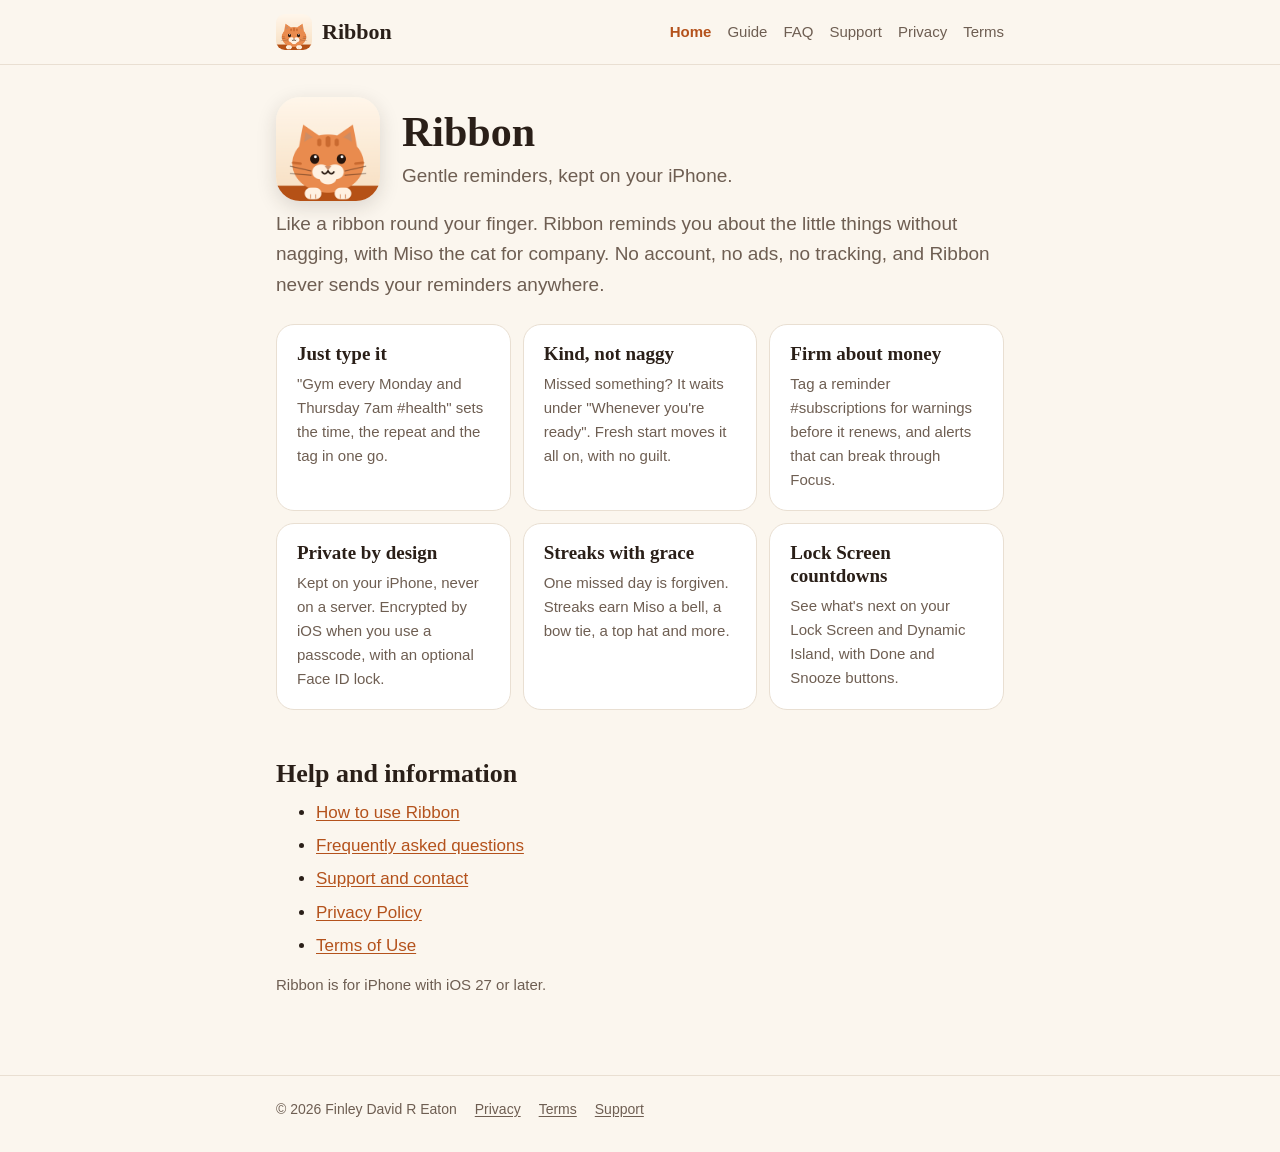
<file: index.html>
<!doctype html>
<html lang="en-GB">
<head>
  <meta charset="utf-8">
  <meta name="viewport" content="width=device-width, initial-scale=1">
  <title>Ribbon</title>
  <meta name="description" content="Gentle reminders for iPhone, kept on your device. No account, no ads, no tracking.">
  <meta name="referrer" content="no-referrer">
  <link rel="icon" href="assets/favicon.png" type="image/png">
  <link rel="apple-touch-icon" href="assets/apple-touch-icon.png">
  <link rel="stylesheet" href="assets/style.css">
</head>
<body>
  <a class="skip" href="#main">Skip to content</a>
  <header class="site">
    <div class="wrap">
      <a class="brand" href="index.html"><img src="assets/favicon.png" alt="" width="36" height="36">Ribbon</a>
      <nav class="site" aria-label="Main">
      <a href="index.html" aria-current="page">Home</a>
      <a href="guide.html">Guide</a>
      <a href="faq.html">FAQ</a>
      <a href="support.html">Support</a>
      <a href="privacy.html">Privacy</a>
      <a href="terms.html">Terms</a>
      </nav>
    </div>
  </header>
  <main id="main" class="wrap">
<div class="hero">
  <img class="icon-light" src="assets/icon.png" alt="" width="104" height="104">
  <img class="icon-dark" src="assets/icon-dark.png" alt="" width="104" height="104">
  <div>
    <h1>Ribbon</h1>
    <p>Gentle reminders, kept on your iPhone.</p>
  </div>
</div>

<p class="lede">Like a ribbon round your finger. Ribbon reminds you about the little things without nagging, with Miso the cat for company. No account, no ads, no tracking, and Ribbon never sends your reminders anywhere.</p>

<div class="grid">
  <div class="card"><h3>Just type it</h3><p>"Gym every Monday and Thursday 7am #health" sets the time, the repeat and the tag in one go.</p></div>
  <div class="card"><h3>Kind, not naggy</h3><p>Missed something? It waits under "Whenever you're ready". Fresh start moves it all on, with no guilt.</p></div>
  <div class="card"><h3>Firm about money</h3><p>Tag a reminder #subscriptions for warnings before it renews, and alerts that can break through Focus.</p></div>
  <div class="card"><h3>Private by design</h3><p>Kept on your iPhone, never on a server. Encrypted by iOS when you use a passcode, with an optional Face ID lock.</p></div>
  <div class="card"><h3>Streaks with grace</h3><p>One missed day is forgiven. Streaks earn Miso a bell, a bow tie, a top hat and more.</p></div>
  <div class="card"><h3>Lock Screen countdowns</h3><p>See what's next on your Lock Screen and Dynamic Island, with Done and Snooze buttons.</p></div>
</div>

<h2>Help and information</h2>
<ul>
  <li><a href="guide.html">How to use Ribbon</a></li>
  <li><a href="faq.html">Frequently asked questions</a></li>
  <li><a href="support.html">Support and contact</a></li>
  <li><a href="privacy.html">Privacy Policy</a></li>
  <li><a href="terms.html">Terms of Use</a></li>
</ul>
<p class="meta">Ribbon is for iPhone with iOS 27 or later.</p>

  </main>
  <footer class="site">
    <div class="wrap">
      <span>© 2026 Finley David R Eaton</span>
      <a href="privacy.html">Privacy</a>
      <a href="terms.html">Terms</a>
      <a href="support.html">Support</a>
    </div>
  </footer>
</body>
</html>
</file>
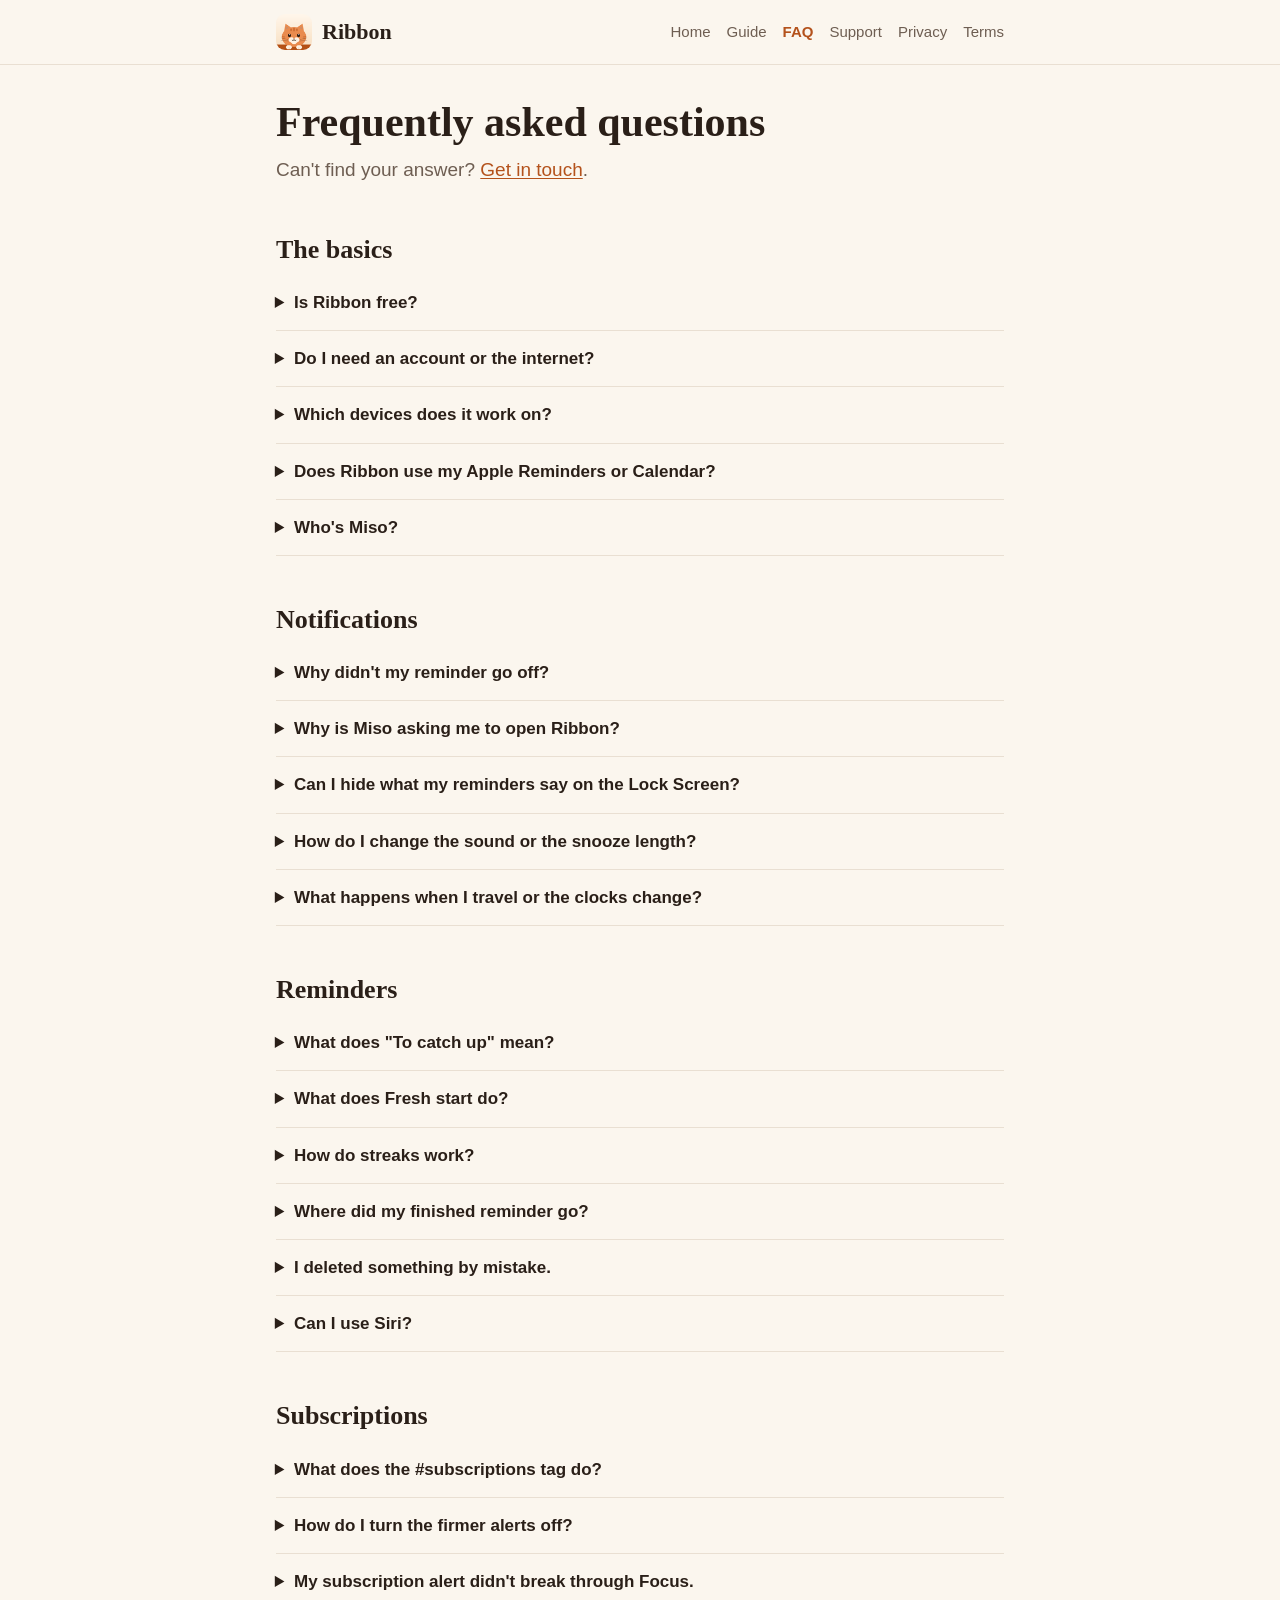
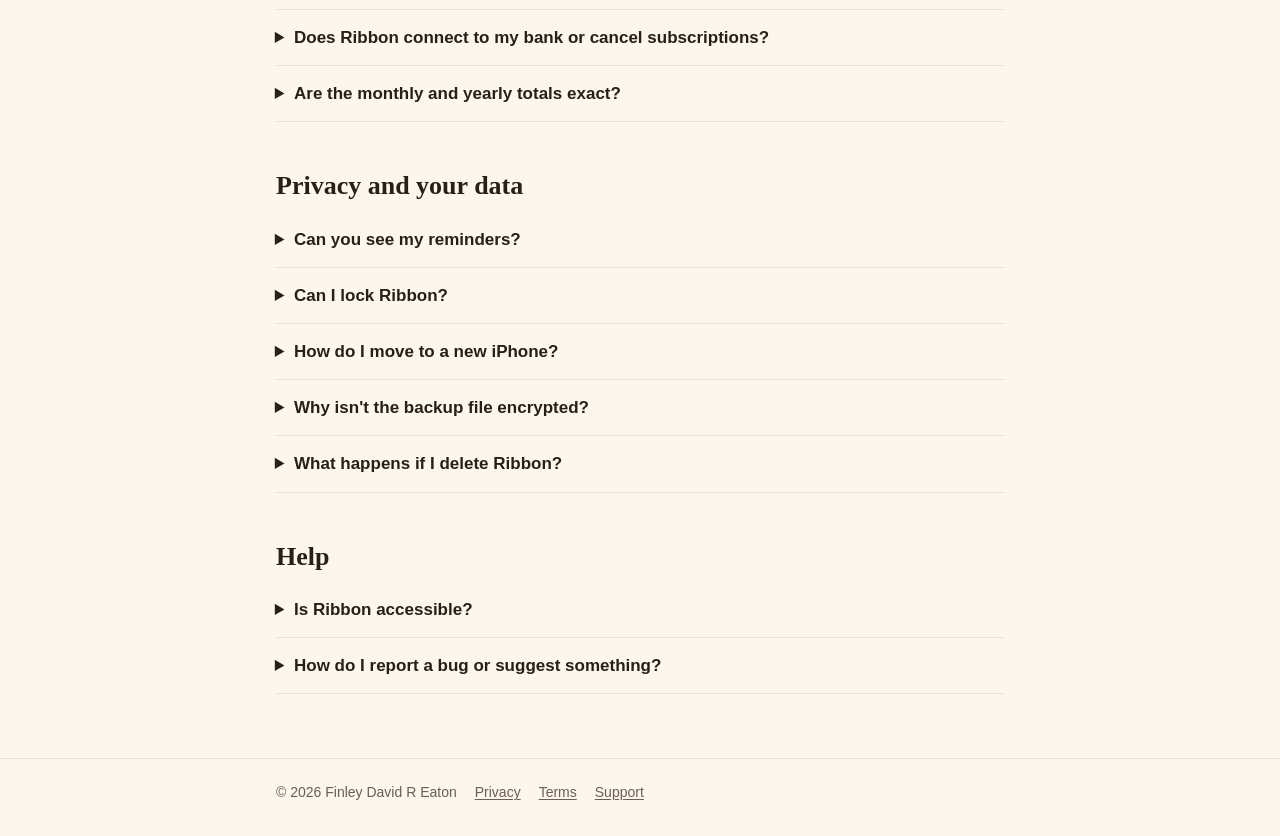
<file: faq.html>
<!doctype html>
<html lang="en-GB">
<head>
  <meta charset="utf-8">
  <meta name="viewport" content="width=device-width, initial-scale=1">
  <title>Ribbon FAQ</title>
  <meta name="description" content="Answers to common questions about Ribbon.">
  <meta name="referrer" content="no-referrer">
  <link rel="icon" href="assets/favicon.png" type="image/png">
  <link rel="apple-touch-icon" href="assets/apple-touch-icon.png">
  <link rel="stylesheet" href="assets/style.css">
</head>
<body>
  <a class="skip" href="#main">Skip to content</a>
  <header class="site">
    <div class="wrap">
      <a class="brand" href="index.html"><img src="assets/favicon.png" alt="" width="36" height="36">Ribbon</a>
      <nav class="site" aria-label="Main">
      <a href="index.html">Home</a>
      <a href="guide.html">Guide</a>
      <a href="faq.html" aria-current="page">FAQ</a>
      <a href="support.html">Support</a>
      <a href="privacy.html">Privacy</a>
      <a href="terms.html">Terms</a>
      </nav>
    </div>
  </header>
  <main id="main" class="wrap">
<h1>Frequently asked questions</h1>
<p class="lede">Can't find your answer? <a href="support.html">Get in touch</a>.</p>

<h2>The basics</h2>
<details><summary>Is Ribbon free?</summary><div>
<p>Yes. There are no ads, no in-app purchases and no subscription.</p>
</div></details>
<details><summary>Do I need an account or the internet?</summary><div>
<p>No. Ribbon works completely offline and makes no network requests of its own. There's nothing to sign up for.</p>
</div></details>
<details><summary>Which devices does it work on?</summary><div>
<p>iPhone with iOS 27 or later. There isn't an iPad, Mac or Apple Watch version, and Ribbon doesn't sync between devices.</p>
</div></details>
<details><summary>Does Ribbon use my Apple Reminders or Calendar?</summary><div>
<p>No. Ribbon keeps its own reminders and doesn't read or change Apple's Reminders, Calendar or anything else on your iPhone.</p>
</div></details>
<details><summary>Who's Miso?</summary><div>
<p>Ribbon's cat. Miso keeps you company, reacts to your progress and earns accessories from your streaks. If you'd like less cat, turn off "Show Miso's messages on Home" in Settings, or turn on "Calm Miso".</p>
</div></details>

<h2>Notifications</h2>
<details><summary>Why didn't my reminder go off?</summary><div>
<p>Check these, in order:</p>
<ol>
  <li>iPhone Settings → Notifications → Ribbon: <strong>Allow Notifications</strong> is on.</li>
  <li>Ribbon → Settings → Notifications: <strong>Reminder alerts</strong> is on. Use "Send a test notification" to check.</li>
  <li>A <strong>Focus</strong> (like Do Not Disturb or Sleep) may be holding it back. Add Ribbon to the Focus's allowed apps, or tag it #subscriptions if it's a subscription.</li>
  <li>Your iPhone's date, time and time zone are correct (Settings → General → Date &amp; Time).</li>
  <li>Open Ribbon now and then. iPhone only lets an app schedule a limited number of notifications ahead, and opening Ribbon tops them up.</li>
</ol>
<p>Ribbon can't guarantee every reminder arrives, so don't rely on it alone for anything critical, like medication. See the <a href="terms.html">Terms of Use</a>.</p>
</div></details>
<details><summary>Why is Miso asking me to open Ribbon?</summary><div>
<p>iPhone limits how many notifications an app can line up in advance. If you have lots of repeating reminders and haven't opened Ribbon for a while, the list runs short. The evening before that happens, Miso sends one quiet note. Open Ribbon for a second and the list refills.</p>
</div></details>
<details><summary>Can I hide what my reminders say on the Lock Screen?</summary><div>
<p>Notes and tags are hidden from notifications and countdowns unless you turn on "Show notes in notifications". To hide titles too, go to iPhone Settings → Notifications → Ribbon → Show Previews → When Unlocked (or Never).</p>
</div></details>
<details><summary>How do I change the sound or the snooze length?</summary><div>
<p>Ribbon → Settings → Notifications: choose an alert sound (or your iPhone's default) and how long Snooze lasts.</p>
</div></details>
<details><summary>What happens when I travel or the clocks change?</summary><div>
<p>Reminders keep the time you picked. By default they follow your iPhone's time zone (9:00 stays 9:00 wherever you are). Pin a reminder to a time zone in the editor if it needs to happen at a fixed time somewhere else.</p>
</div></details>

<h2>Reminders</h2>
<details><summary>What does "To catch up" mean?</summary><div>
<p>Reminders whose time has passed without being ticked off. Ribbon doesn't nag about them. They wait under "Whenever you're ready" on Home.</p>
</div></details>
<details><summary>What does Fresh start do?</summary><div>
<p>It moves everything you haven't caught up on to its next time: repeating reminders to their next occurrence, one-offs to tomorrow at the same time. Nothing is marked done, and you can undo it straight away. Skipping past a repeating reminder this way can end its streak. Subscription reminders stay where they are.</p>
</div></details>
<details><summary>How do streaks work?</summary><div>
<p>Doing a repeating reminder each time in a row builds its streak. Miso forgives one missed time, and that forgiveness comes back after 7 more in a row. Streaks earn Miso accessories at 3, 7, 14, 30 and 100.</p>
</div></details>
<details><summary>Where did my finished reminder go?</summary><div>
<p>Finished one-off reminders are archived after 30 days (you can change this in Settings). They're hidden from lists but still turn up in search, and under Archived in All reminders.</p>
</div></details>
<details><summary>I deleted something by mistake.</summary><div>
<p>Tap Undo in the message that appears straight away. After that, it can only come back by restoring a backup you saved to Files earlier, which replaces everything in Ribbon with that backup.</p>
</div></details>
<details><summary>Can I use Siri?</summary><div>
<p>Yes. Say "Add to Ribbon" or "What's next in Ribbon", or use them in the Shortcuts app. They ask for Face ID or your passcode first.</p>
</div></details>

<h2>Subscriptions</h2>
<details><summary>What does the #subscriptions tag do?</summary><div>
<p>It makes that reminder firmer: warnings 3 days and 1 day before (fewer for reminders that repeat every few days, so warnings don't overlap the previous one), a Time Sensitive alert on the day, and follow-ups 2, 4 and 6 hours later until it's marked Done. It alerts even if Sound or Reminder alerts is off in Ribbon, and snoozes are limited to an hour at a time. See the <a href="guide.html#subscriptions">guide</a>.</p>
</div></details>
<details><summary>How do I turn the firmer alerts off?</summary><div>
<p>Remove the #subscriptions tag from the reminder. There's no setting that turns it off for every reminder. The tag is the switch.</p>
</div></details>
<details><summary>My subscription alert didn't break through Focus.</summary><div>
<p>Go to iPhone Settings → Notifications → Ribbon and turn on <strong>Time Sensitive Notifications</strong>. Also check that the Focus you're using allows time-sensitive notifications (Settings → Focus → choose the Focus → Apps).</p>
</div></details>
<details><summary>Does Ribbon connect to my bank or cancel subscriptions?</summary><div>
<p>No. Ribbon only knows what you type in. It never connects to your bank, cards or the App Store, and it can't cancel or change anything. Cancelling is up to you, with the provider.</p>
</div></details>
<details><summary>Are the monthly and yearly totals exact?</summary><div>
<p>No, they're estimates from the costs you've entered. Each cost follows the reminder's Repeat: weekly prices are multiplied by 52 (times the number of chosen days), monthly by 12, and the monthly figure is the yearly total divided by 12. Costs on reminders that don't repeat, and costs in a different currency from your iPhone's, aren't counted.</p>
</div></details>

<h2>Privacy and your data</h2>
<details><summary>Can you see my reminders?</summary><div>
<p>No. Your reminders are kept in a file on your iPhone, encrypted by iOS when your iPhone has a passcode. Ribbon never sends them to me or anyone else. Read the <a href="privacy.html">Privacy Policy</a>.</p>
</div></details>
<details><summary>Can I lock Ribbon?</summary><div>
<p>Yes. Settings → Privacy &amp; security → "Require Face ID to open". It falls back to your iPhone passcode.</p>
</div></details>
<details><summary>How do I move to a new iPhone?</summary><div>
<p>If you move using an iCloud backup, a computer backup or Quick Start, Ribbon's data comes with it. Otherwise, use Settings → Backup → Save a backup to Files on the old iPhone, then Restore from a backup on the new one.</p>
</div></details>
<details><summary>Why isn't the backup file encrypted?</summary><div>
<p>So you can restore it on any iPhone without Ribbon needing an account or password. Inside Ribbon your data is encrypted by iOS. Once you save a backup to Files, it's an ordinary file, so keep it somewhere private.</p>
</div></details>
<details><summary>What happens if I delete Ribbon?</summary><div>
<p>All its data is deleted from your iPhone, including its daily copies. Save a backup to Files first if you want to keep anything.</p>
</div></details>

<h2>Help</h2>
<details><summary>Is Ribbon accessible?</summary><div>
<p>Ribbon supports VoiceOver, larger text sizes, and light and dark mode. If anything is hard to use, please <a href="support.html">let me know</a>.</p>
</div></details>
<details><summary>How do I report a bug or suggest something?</summary><div>
<p>Email <a href="mailto:ribbonappsupport@gmail.com">ribbonappsupport@gmail.com</a>. Your iPhone model, iOS version and Ribbon version (Settings → About) help. If you're a beta tester, you can also send feedback through TestFlight.</p>
</div></details>

  </main>
  <footer class="site">
    <div class="wrap">
      <span>© 2026 Finley David R Eaton</span>
      <a href="privacy.html">Privacy</a>
      <a href="terms.html">Terms</a>
      <a href="support.html">Support</a>
    </div>
  </footer>
</body>
</html>
</file>
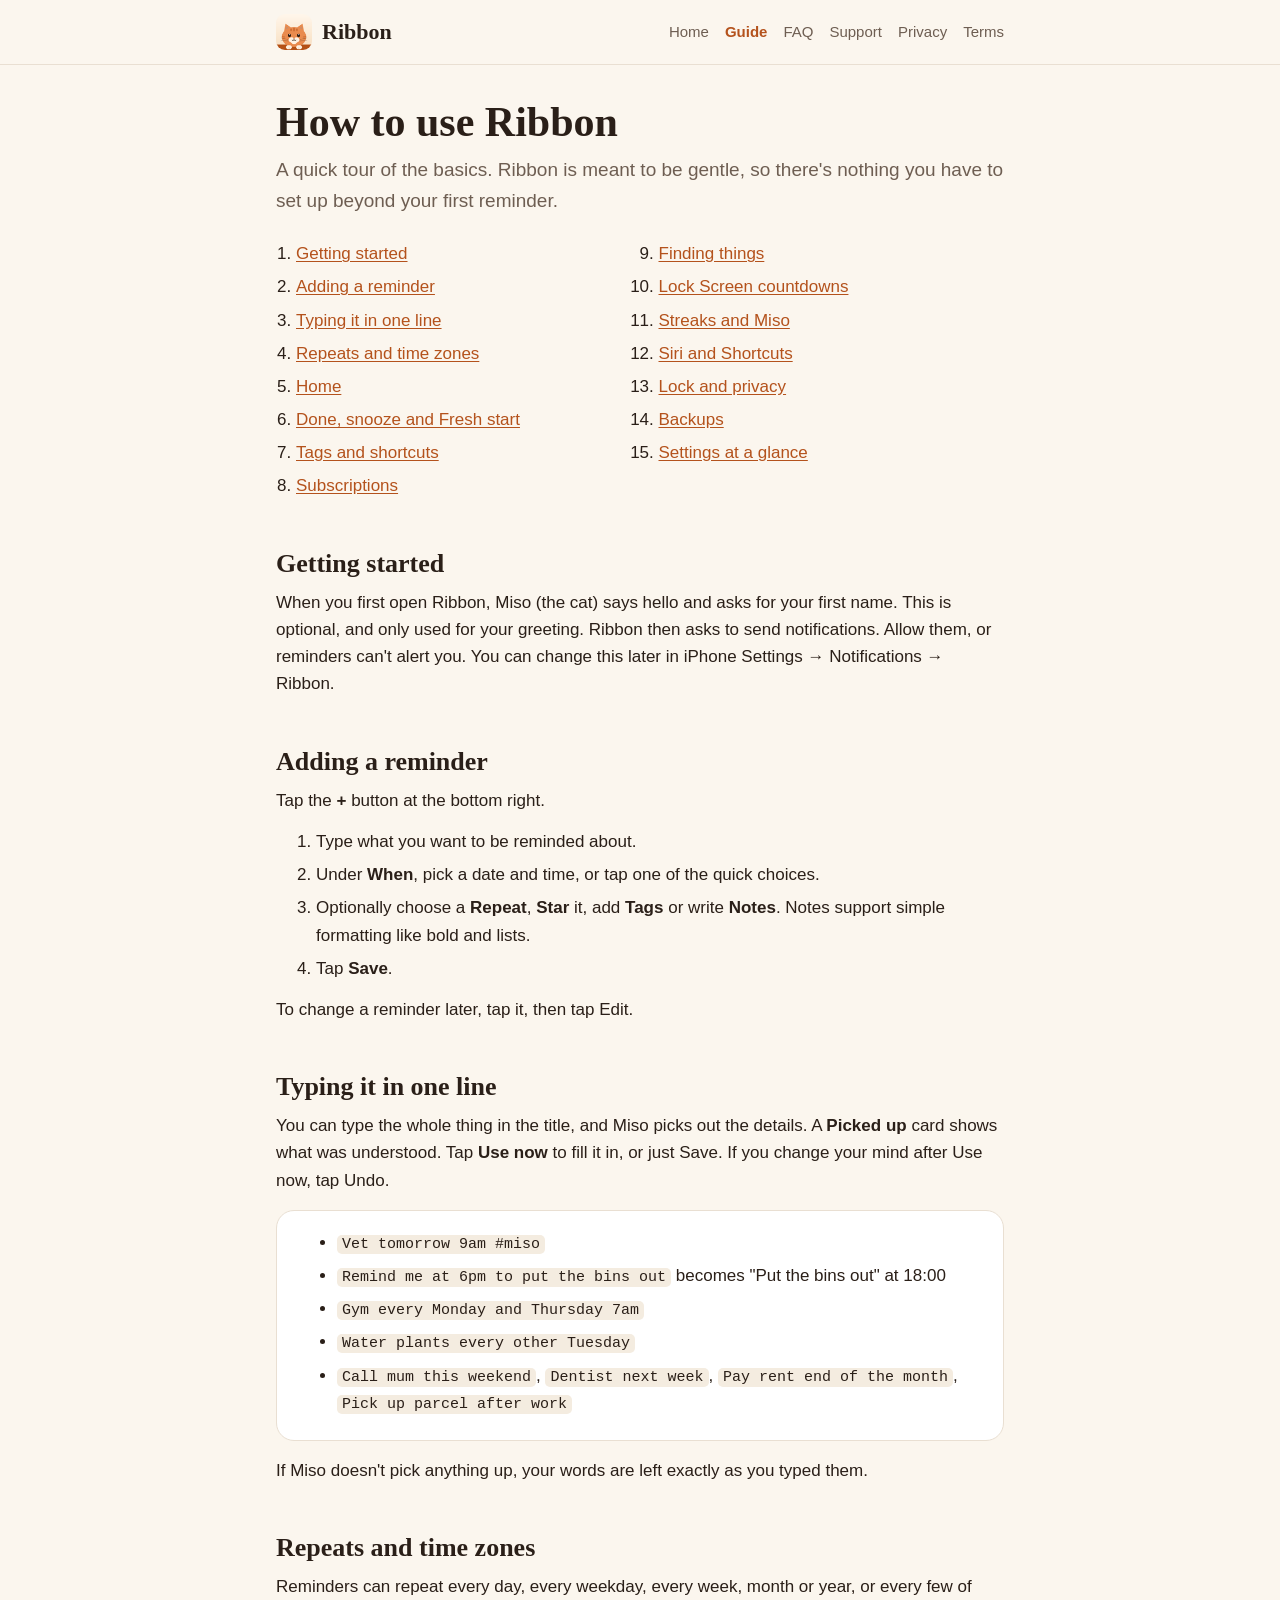
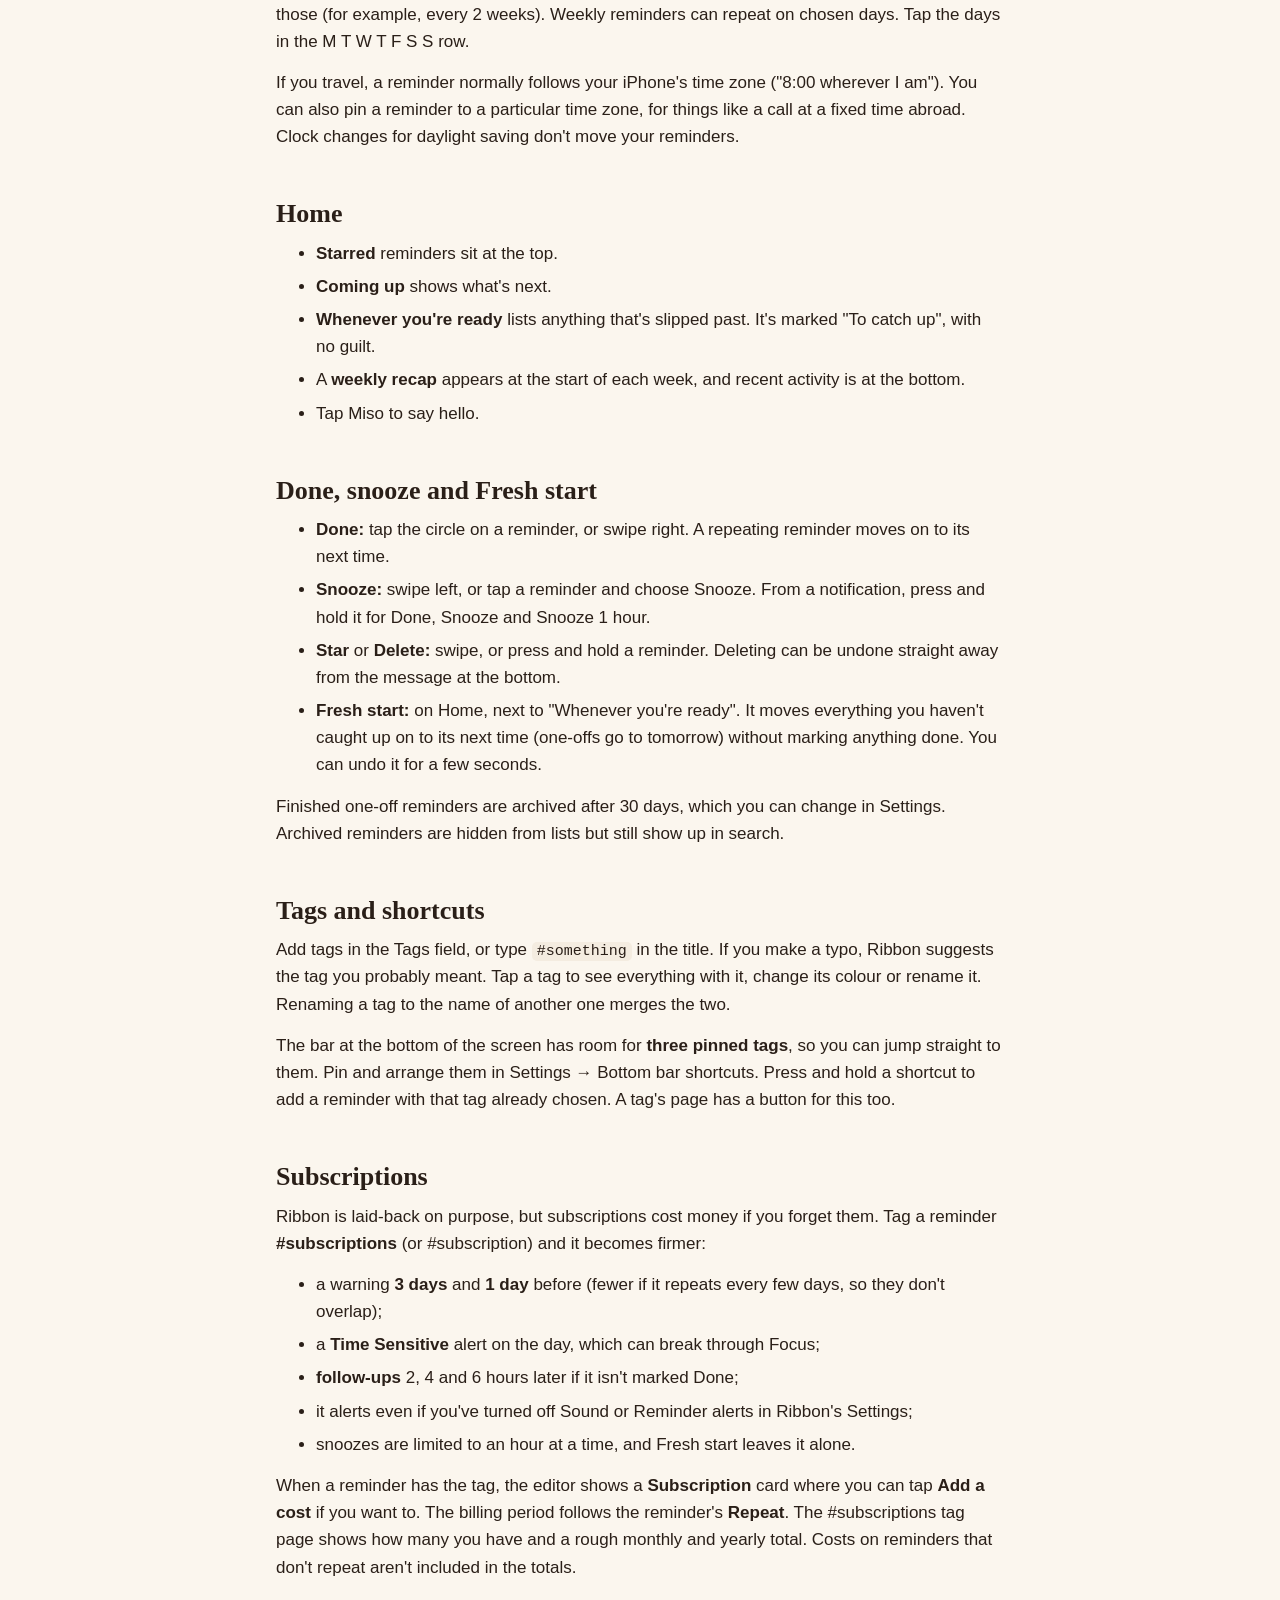
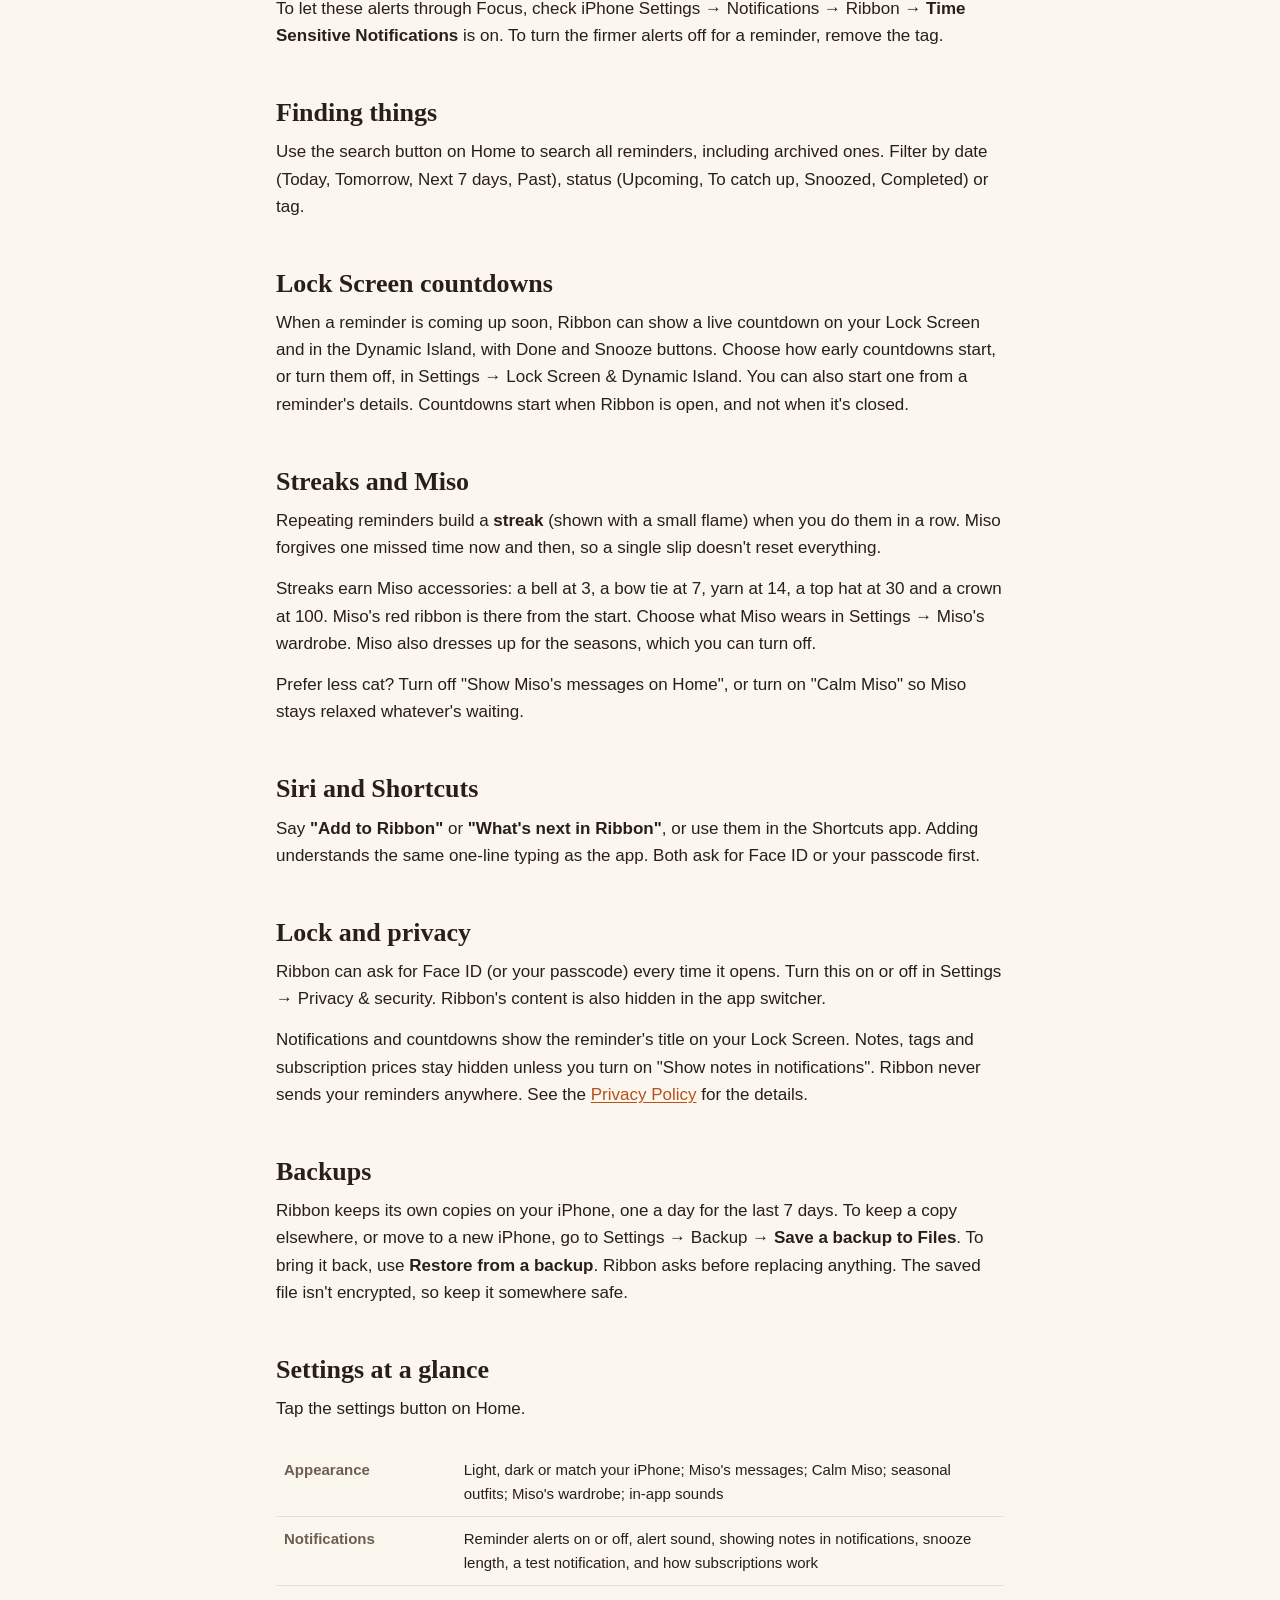
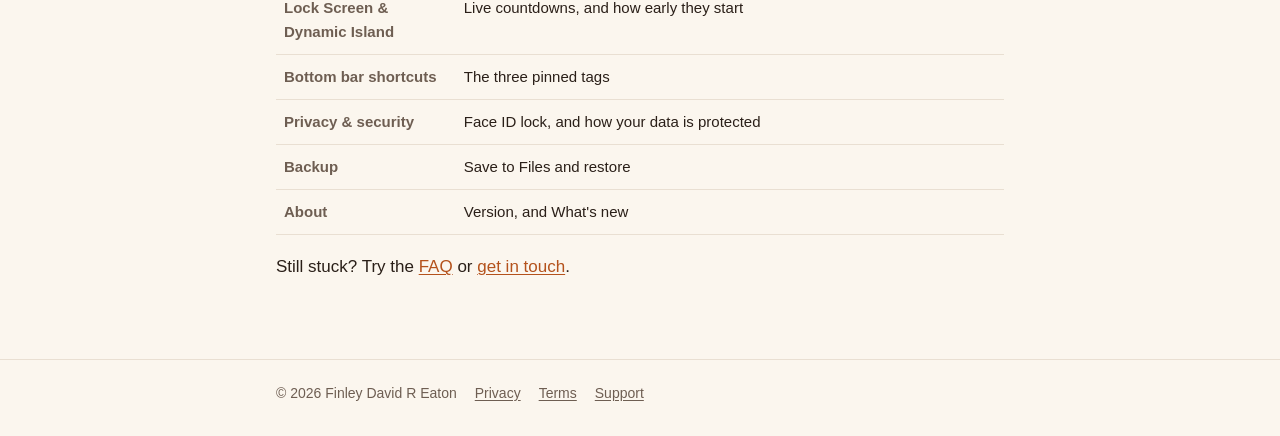
<file: guide.html>
<!doctype html>
<html lang="en-GB">
<head>
  <meta charset="utf-8">
  <meta name="viewport" content="width=device-width, initial-scale=1">
  <title>How to use Ribbon</title>
  <meta name="description" content="A quick guide to Ribbon's features.">
  <meta name="referrer" content="no-referrer">
  <link rel="icon" href="assets/favicon.png" type="image/png">
  <link rel="apple-touch-icon" href="assets/apple-touch-icon.png">
  <link rel="stylesheet" href="assets/style.css">
</head>
<body>
  <a class="skip" href="#main">Skip to content</a>
  <header class="site">
    <div class="wrap">
      <a class="brand" href="index.html"><img src="assets/favicon.png" alt="" width="36" height="36">Ribbon</a>
      <nav class="site" aria-label="Main">
      <a href="index.html">Home</a>
      <a href="guide.html" aria-current="page">Guide</a>
      <a href="faq.html">FAQ</a>
      <a href="support.html">Support</a>
      <a href="privacy.html">Privacy</a>
      <a href="terms.html">Terms</a>
      </nav>
    </div>
  </header>
  <main id="main" class="wrap">
<h1>How to use Ribbon</h1>
<p class="lede">A quick tour of the basics. Ribbon is meant to be gentle, so there's nothing you have to set up beyond your first reminder.</p>

<ol class="toc">
  <li><a href="#start">Getting started</a></li>
  <li><a href="#add">Adding a reminder</a></li>
  <li><a href="#typing">Typing it in one line</a></li>
  <li><a href="#repeat">Repeats and time zones</a></li>
  <li><a href="#home">Home</a></li>
  <li><a href="#done">Done, snooze and Fresh start</a></li>
  <li><a href="#tags">Tags and shortcuts</a></li>
  <li><a href="#subscriptions">Subscriptions</a></li>
  <li><a href="#browse">Finding things</a></li>
  <li><a href="#countdowns">Lock Screen countdowns</a></li>
  <li><a href="#streaks">Streaks and Miso</a></li>
  <li><a href="#siri">Siri and Shortcuts</a></li>
  <li><a href="#privacy">Lock and privacy</a></li>
  <li><a href="#backup">Backups</a></li>
  <li><a href="#settings">Settings at a glance</a></li>
</ol>

<h2 id="start">Getting started</h2>
<p>When you first open Ribbon, Miso (the cat) says hello and asks for your first name. This is optional, and only used for your greeting. Ribbon then asks to send notifications. Allow them, or reminders can't alert you. You can change this later in iPhone Settings → Notifications → Ribbon.</p>

<h2 id="add">Adding a reminder</h2>
<p>Tap the <strong>+</strong> button at the bottom right.</p>
<ol>
  <li>Type what you want to be reminded about.</li>
  <li>Under <strong>When</strong>, pick a date and time, or tap one of the quick choices.</li>
  <li>Optionally choose a <strong>Repeat</strong>, <strong>Star</strong> it, add <strong>Tags</strong> or write <strong>Notes</strong>. Notes support simple formatting like bold and lists.</li>
  <li>Tap <strong>Save</strong>.</li>
</ol>
<p>To change a reminder later, tap it, then tap Edit.</p>

<h2 id="typing">Typing it in one line</h2>
<p>You can type the whole thing in the title, and Miso picks out the details. A <strong>Picked up</strong> card shows what was understood. Tap <strong>Use now</strong> to fill it in, or just Save. If you change your mind after Use now, tap Undo.</p>
<div class="card">
<ul>
  <li><code>Vet tomorrow 9am #miso</code></li>
  <li><code>Remind me at 6pm to put the bins out</code> becomes "Put the bins out" at 18:00</li>
  <li><code>Gym every Monday and Thursday 7am</code></li>
  <li><code>Water plants every other Tuesday</code></li>
  <li><code>Call mum this weekend</code>, <code>Dentist next week</code>, <code>Pay rent end of the month</code>, <code>Pick up parcel after work</code></li>
</ul>
</div>
<p>If Miso doesn't pick anything up, your words are left exactly as you typed them.</p>

<h2 id="repeat">Repeats and time zones</h2>
<p>Reminders can repeat every day, every weekday, every week, month or year, or every few of those (for example, every 2 weeks). Weekly reminders can repeat on chosen days. Tap the days in the M T W T F S S row.</p>
<p>If you travel, a reminder normally follows your iPhone's time zone ("8:00 wherever I am"). You can also pin a reminder to a particular time zone, for things like a call at a fixed time abroad. Clock changes for daylight saving don't move your reminders.</p>

<h2 id="home">Home</h2>
<ul>
  <li><strong>Starred</strong> reminders sit at the top.</li>
  <li><strong>Coming up</strong> shows what's next.</li>
  <li><strong>Whenever you're ready</strong> lists anything that's slipped past. It's marked "To catch up", with no guilt.</li>
  <li>A <strong>weekly recap</strong> appears at the start of each week, and recent activity is at the bottom.</li>
  <li>Tap Miso to say hello.</li>
</ul>

<h2 id="done">Done, snooze and Fresh start</h2>
<ul>
  <li><strong>Done:</strong> tap the circle on a reminder, or swipe right. A repeating reminder moves on to its next time.</li>
  <li><strong>Snooze:</strong> swipe left, or tap a reminder and choose Snooze. From a notification, press and hold it for Done, Snooze and Snooze 1 hour.</li>
  <li><strong>Star</strong> or <strong>Delete:</strong> swipe, or press and hold a reminder. Deleting can be undone straight away from the message at the bottom.</li>
  <li><strong>Fresh start:</strong> on Home, next to "Whenever you're ready". It moves everything you haven't caught up on to its next time (one-offs go to tomorrow) without marking anything done. You can undo it for a few seconds.</li>
</ul>
<p>Finished one-off reminders are archived after 30 days, which you can change in Settings. Archived reminders are hidden from lists but still show up in search.</p>

<h2 id="tags">Tags and shortcuts</h2>
<p>Add tags in the Tags field, or type <code>#something</code> in the title. If you make a typo, Ribbon suggests the tag you probably meant. Tap a tag to see everything with it, change its colour or rename it. Renaming a tag to the name of another one merges the two.</p>
<p>The bar at the bottom of the screen has room for <strong>three pinned tags</strong>, so you can jump straight to them. Pin and arrange them in Settings → Bottom bar shortcuts. Press and hold a shortcut to add a reminder with that tag already chosen. A tag's page has a button for this too.</p>

<h2 id="subscriptions">Subscriptions</h2>
<p>Ribbon is laid-back on purpose, but subscriptions cost money if you forget them. Tag a reminder <strong>#subscriptions</strong> (or #subscription) and it becomes firmer:</p>
<ul>
  <li>a warning <strong>3 days</strong> and <strong>1 day</strong> before (fewer if it repeats every few days, so they don't overlap);</li>
  <li>a <strong>Time Sensitive</strong> alert on the day, which can break through Focus;</li>
  <li><strong>follow-ups</strong> 2, 4 and 6 hours later if it isn't marked Done;</li>
  <li>it alerts even if you've turned off Sound or Reminder alerts in Ribbon's Settings;</li>
  <li>snoozes are limited to an hour at a time, and Fresh start leaves it alone.</li>
</ul>
<p>When a reminder has the tag, the editor shows a <strong>Subscription</strong> card where you can tap <strong>Add a cost</strong> if you want to. The billing period follows the reminder's <strong>Repeat</strong>. The #subscriptions tag page shows how many you have and a rough monthly and yearly total. Costs on reminders that don't repeat aren't included in the totals.</p>
<p>To let these alerts through Focus, check iPhone Settings → Notifications → Ribbon → <strong>Time Sensitive Notifications</strong> is on. To turn the firmer alerts off for a reminder, remove the tag.</p>

<h2 id="browse">Finding things</h2>
<p>Use the search button on Home to search all reminders, including archived ones. Filter by date (Today, Tomorrow, Next 7 days, Past), status (Upcoming, To catch up, Snoozed, Completed) or tag.</p>

<h2 id="countdowns">Lock Screen countdowns</h2>
<p>When a reminder is coming up soon, Ribbon can show a live countdown on your Lock Screen and in the Dynamic Island, with Done and Snooze buttons. Choose how early countdowns start, or turn them off, in Settings → Lock Screen &amp; Dynamic Island. You can also start one from a reminder's details. Countdowns start when Ribbon is open, and not when it's closed.</p>

<h2 id="streaks">Streaks and Miso</h2>
<p>Repeating reminders build a <strong>streak</strong> (shown with a small flame) when you do them in a row. Miso forgives one missed time now and then, so a single slip doesn't reset everything.</p>
<p>Streaks earn Miso accessories: a bell at 3, a bow tie at 7, yarn at 14, a top hat at 30 and a crown at 100. Miso's red ribbon is there from the start. Choose what Miso wears in Settings → Miso's wardrobe. Miso also dresses up for the seasons, which you can turn off.</p>
<p>Prefer less cat? Turn off "Show Miso's messages on Home", or turn on "Calm Miso" so Miso stays relaxed whatever's waiting.</p>

<h2 id="siri">Siri and Shortcuts</h2>
<p>Say <strong>"Add to Ribbon"</strong> or <strong>"What's next in Ribbon"</strong>, or use them in the Shortcuts app. Adding understands the same one-line typing as the app. Both ask for Face ID or your passcode first.</p>

<h2 id="privacy">Lock and privacy</h2>
<p>Ribbon can ask for Face ID (or your passcode) every time it opens. Turn this on or off in Settings → Privacy &amp; security. Ribbon's content is also hidden in the app switcher.</p>
<p>Notifications and countdowns show the reminder's title on your Lock Screen. Notes, tags and subscription prices stay hidden unless you turn on "Show notes in notifications". Ribbon never sends your reminders anywhere. See the <a href="privacy.html">Privacy Policy</a> for the details.</p>

<h2 id="backup">Backups</h2>
<p>Ribbon keeps its own copies on your iPhone, one a day for the last 7 days. To keep a copy elsewhere, or move to a new iPhone, go to Settings → Backup → <strong>Save a backup to Files</strong>. To bring it back, use <strong>Restore from a backup</strong>. Ribbon asks before replacing anything. The saved file isn't encrypted, so keep it somewhere safe.</p>

<h2 id="settings">Settings at a glance</h2>
<p>Tap the settings button on Home.</p>
<div class="table-scroll">
<table>
  <tbody>
    <tr><th scope="row">Appearance</th><td>Light, dark or match your iPhone; Miso's messages; Calm Miso; seasonal outfits; Miso's wardrobe; in-app sounds</td></tr>
    <tr><th scope="row">Notifications</th><td>Reminder alerts on or off, alert sound, showing notes in notifications, snooze length, a test notification, and how subscriptions work</td></tr>
    <tr><th scope="row">Lock Screen &amp; Dynamic Island</th><td>Live countdowns, and how early they start</td></tr>
    <tr><th scope="row">Bottom bar shortcuts</th><td>The three pinned tags</td></tr>
    <tr><th scope="row">Privacy &amp; security</th><td>Face ID lock, and how your data is protected</td></tr>
    <tr><th scope="row">Backup</th><td>Save to Files and restore</td></tr>
    <tr><th scope="row">About</th><td>Version, and What's new</td></tr>
  </tbody>
</table>
</div>
<p>Still stuck? Try the <a href="faq.html">FAQ</a> or <a href="support.html">get in touch</a>.</p>

  </main>
  <footer class="site">
    <div class="wrap">
      <span>© 2026 Finley David R Eaton</span>
      <a href="privacy.html">Privacy</a>
      <a href="terms.html">Terms</a>
      <a href="support.html">Support</a>
    </div>
  </footer>
</body>
</html>
</file>
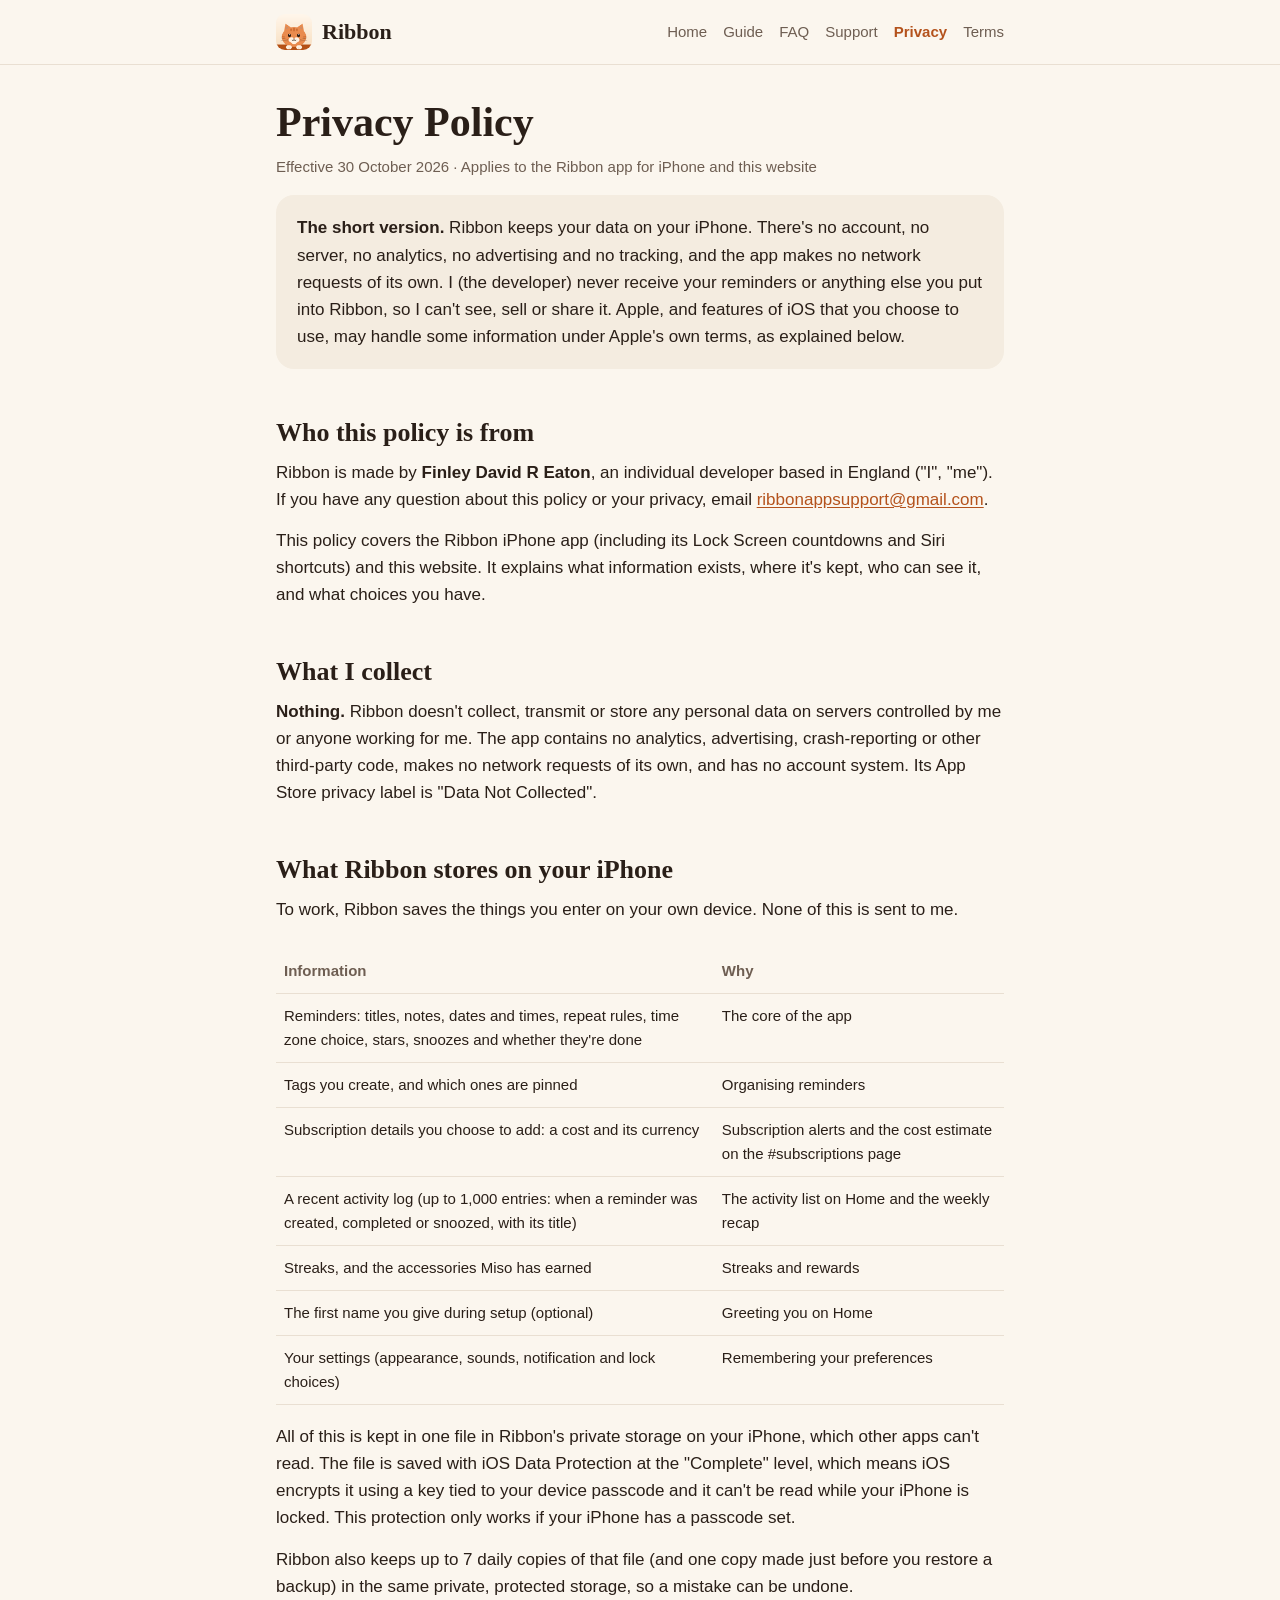
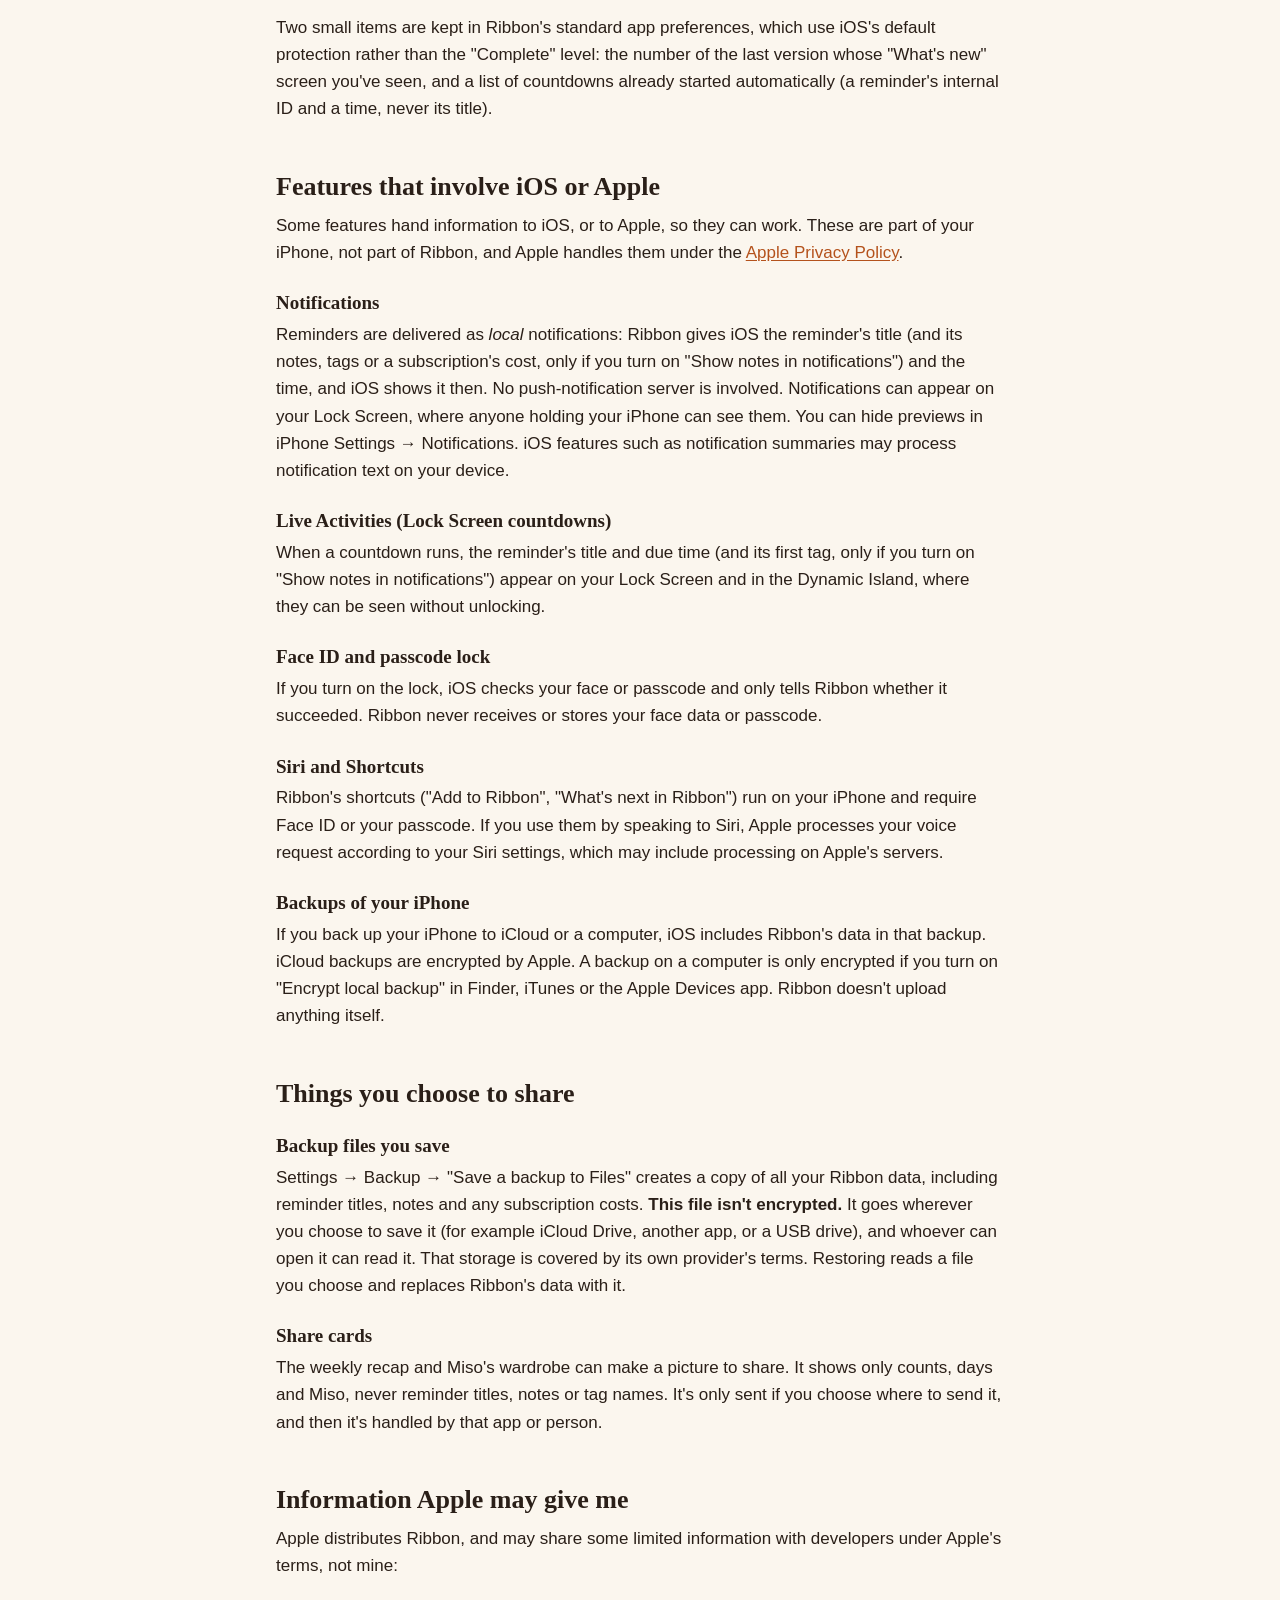
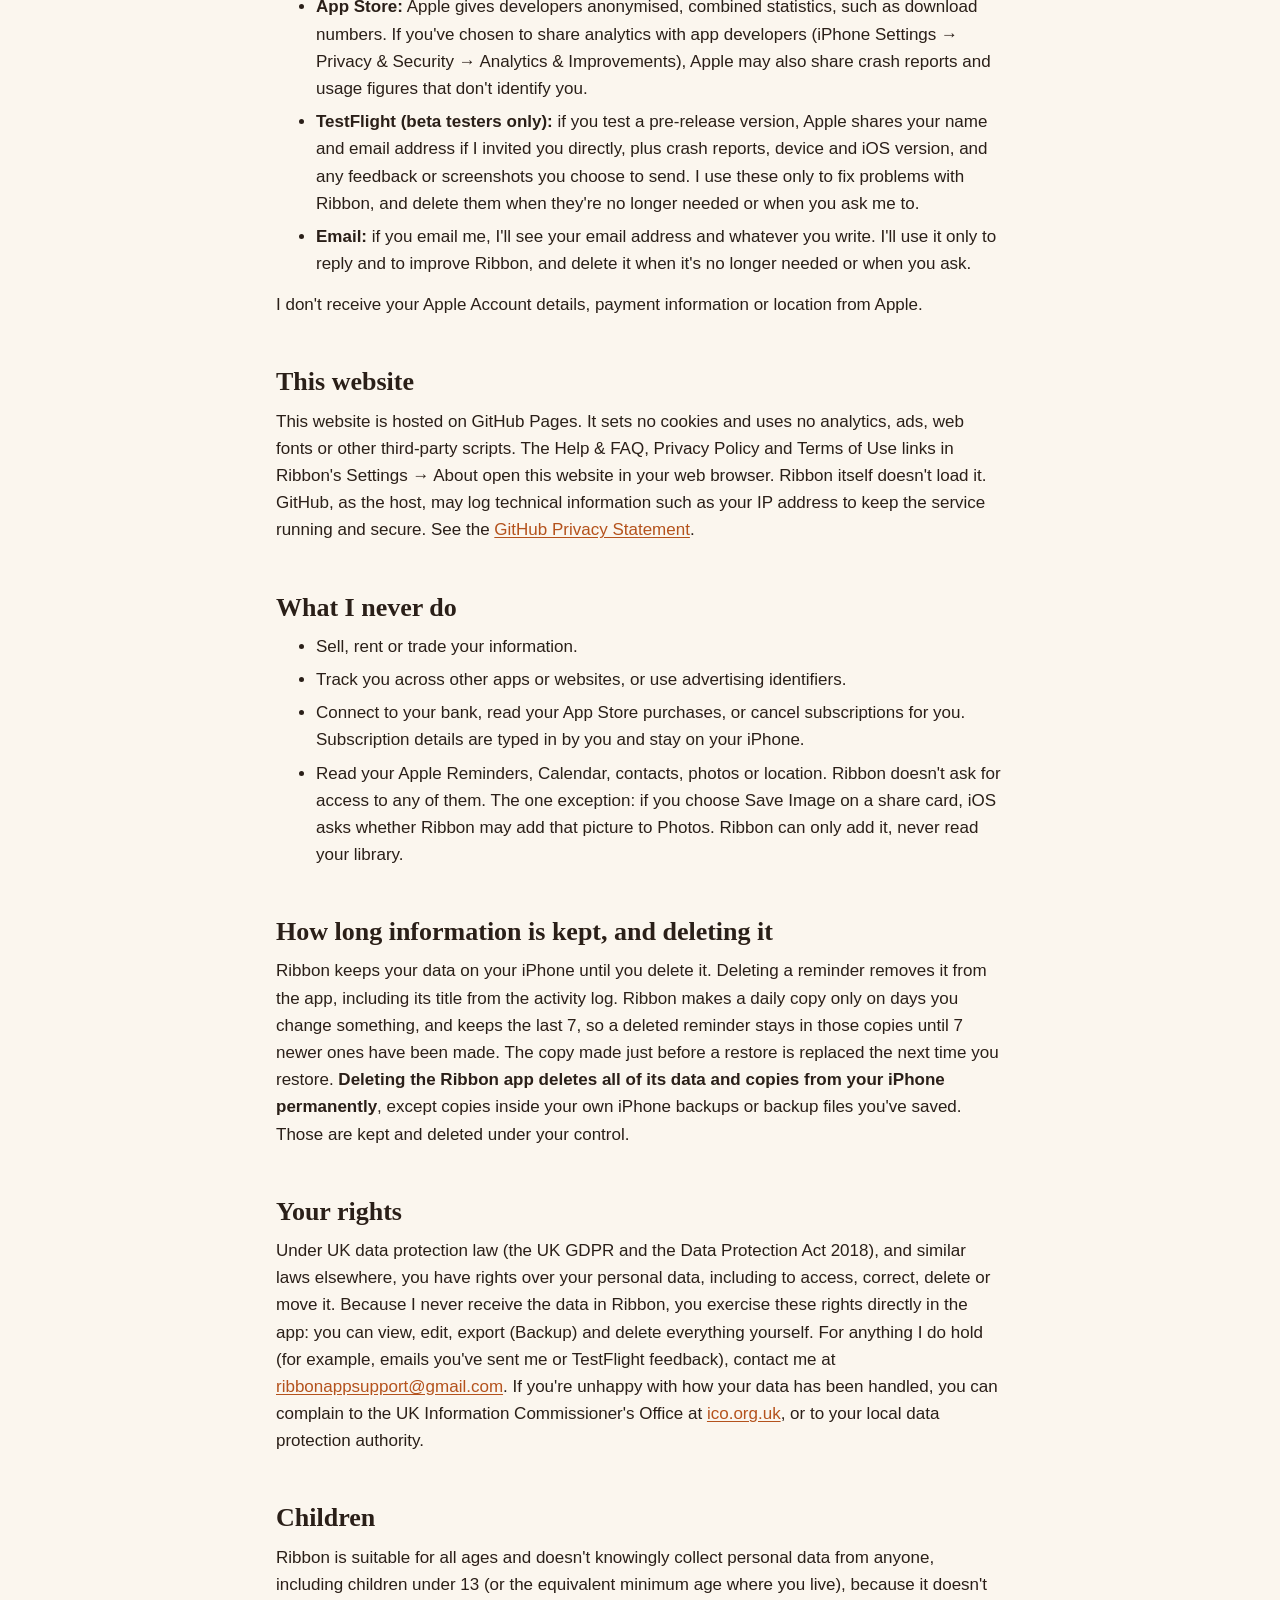
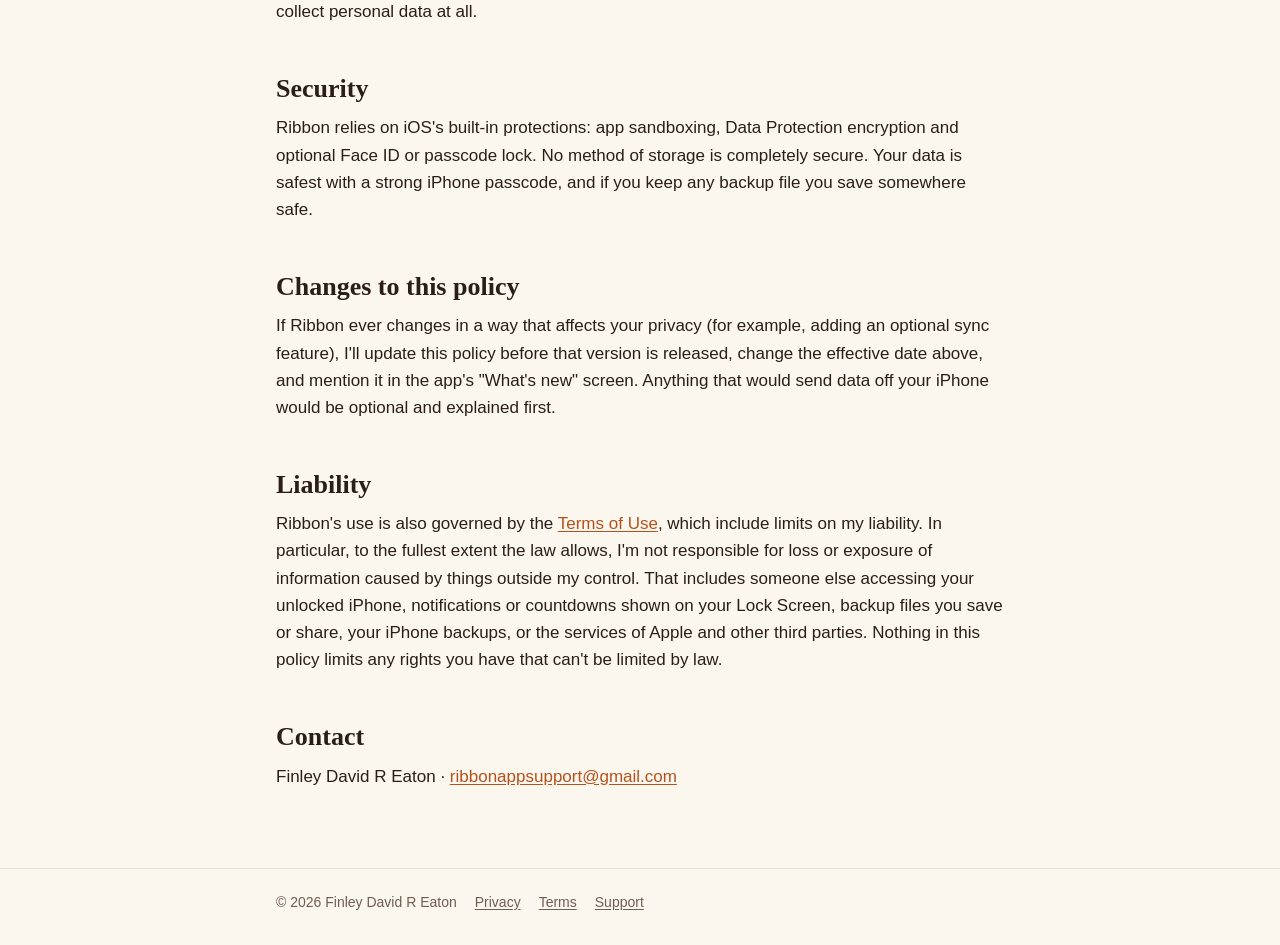
<file: privacy.html>
<!doctype html>
<html lang="en-GB">
<head>
  <meta charset="utf-8">
  <meta name="viewport" content="width=device-width, initial-scale=1">
  <title>Ribbon Privacy Policy</title>
  <meta name="description" content="Ribbon collects no data. It keeps your reminders on your iPhone and makes no network requests of its own.">
  <meta name="referrer" content="no-referrer">
  <link rel="icon" href="assets/favicon.png" type="image/png">
  <link rel="apple-touch-icon" href="assets/apple-touch-icon.png">
  <link rel="stylesheet" href="assets/style.css">
</head>
<body>
  <a class="skip" href="#main">Skip to content</a>
  <header class="site">
    <div class="wrap">
      <a class="brand" href="index.html"><img src="assets/favicon.png" alt="" width="36" height="36">Ribbon</a>
      <nav class="site" aria-label="Main">
      <a href="index.html">Home</a>
      <a href="guide.html">Guide</a>
      <a href="faq.html">FAQ</a>
      <a href="support.html">Support</a>
      <a href="privacy.html" aria-current="page">Privacy</a>
      <a href="terms.html">Terms</a>
      </nav>
    </div>
  </header>
  <main id="main" class="wrap">
<h1>Privacy Policy</h1>
<p class="meta">Effective 30 October 2026 · Applies to the Ribbon app for iPhone and this website</p>

<div class="card note">
  <p><strong>The short version.</strong> Ribbon keeps your data on your iPhone. There's no account, no server, no analytics, no advertising and no tracking, and the app makes no network requests of its own. I (the developer) never receive your reminders or anything else you put into Ribbon, so I can't see, sell or share it. Apple, and features of iOS that you choose to use, may handle some information under Apple's own terms, as explained below.</p>
</div>

<h2>Who this policy is from</h2>
<p>Ribbon is made by <strong>Finley David R Eaton</strong>, an individual developer based in England ("I", "me"). If you have any question about this policy or your privacy, email <a href="mailto:ribbonappsupport@gmail.com">ribbonappsupport@gmail.com</a>.</p>
<p>This policy covers the Ribbon iPhone app (including its Lock Screen countdowns and Siri shortcuts) and this website. It explains what information exists, where it's kept, who can see it, and what choices you have.</p>

<h2>What I collect</h2>
<p><strong>Nothing.</strong> Ribbon doesn't collect, transmit or store any personal data on servers controlled by me or anyone working for me. The app contains no analytics, advertising, crash-reporting or other third-party code, makes no network requests of its own, and has no account system. Its App Store privacy label is "Data Not Collected".</p>

<h2>What Ribbon stores on your iPhone</h2>
<p>To work, Ribbon saves the things you enter on your own device. None of this is sent to me.</p>
<div class="table-scroll">
<table>
  <thead><tr><th scope="col">Information</th><th scope="col">Why</th></tr></thead>
  <tbody>
    <tr><td>Reminders: titles, notes, dates and times, repeat rules, time zone choice, stars, snoozes and whether they're done</td><td>The core of the app</td></tr>
    <tr><td>Tags you create, and which ones are pinned</td><td>Organising reminders</td></tr>
    <tr><td>Subscription details you choose to add: a cost and its currency</td><td>Subscription alerts and the cost estimate on the #subscriptions page</td></tr>
    <tr><td>A recent activity log (up to 1,000 entries: when a reminder was created, completed or snoozed, with its title)</td><td>The activity list on Home and the weekly recap</td></tr>
    <tr><td>Streaks, and the accessories Miso has earned</td><td>Streaks and rewards</td></tr>
    <tr><td>The first name you give during setup (optional)</td><td>Greeting you on Home</td></tr>
    <tr><td>Your settings (appearance, sounds, notification and lock choices)</td><td>Remembering your preferences</td></tr>
  </tbody>
</table>
</div>
<p>All of this is kept in one file in Ribbon's private storage on your iPhone, which other apps can't read. The file is saved with iOS Data Protection at the "Complete" level, which means iOS encrypts it using a key tied to your device passcode and it can't be read while your iPhone is locked. This protection only works if your iPhone has a passcode set.</p>
<p>Ribbon also keeps up to 7 daily copies of that file (and one copy made just before you restore a backup) in the same private, protected storage, so a mistake can be undone.</p>
<p>Two small items are kept in Ribbon's standard app preferences, which use iOS's default protection rather than the "Complete" level: the number of the last version whose "What's new" screen you've seen, and a list of countdowns already started automatically (a reminder's internal ID and a time, never its title).</p>

<h2>Features that involve iOS or Apple</h2>
<p>Some features hand information to iOS, or to Apple, so they can work. These are part of your iPhone, not part of Ribbon, and Apple handles them under the <a href="https://www.apple.com/legal/privacy/">Apple Privacy Policy</a>.</p>
<h3>Notifications</h3>
<p>Reminders are delivered as <em>local</em> notifications: Ribbon gives iOS the reminder's title (and its notes, tags or a subscription's cost, only if you turn on "Show notes in notifications") and the time, and iOS shows it then. No push-notification server is involved. Notifications can appear on your Lock Screen, where anyone holding your iPhone can see them. You can hide previews in iPhone Settings → Notifications. iOS features such as notification summaries may process notification text on your device.</p>
<h3>Live Activities (Lock Screen countdowns)</h3>
<p>When a countdown runs, the reminder's title and due time (and its first tag, only if you turn on "Show notes in notifications") appear on your Lock Screen and in the Dynamic Island, where they can be seen without unlocking.</p>
<h3>Face ID and passcode lock</h3>
<p>If you turn on the lock, iOS checks your face or passcode and only tells Ribbon whether it succeeded. Ribbon never receives or stores your face data or passcode.</p>
<h3>Siri and Shortcuts</h3>
<p>Ribbon's shortcuts ("Add to Ribbon", "What's next in Ribbon") run on your iPhone and require Face ID or your passcode. If you use them by speaking to Siri, Apple processes your voice request according to your Siri settings, which may include processing on Apple's servers.</p>
<h3>Backups of your iPhone</h3>
<p>If you back up your iPhone to iCloud or a computer, iOS includes Ribbon's data in that backup. iCloud backups are encrypted by Apple. A backup on a computer is only encrypted if you turn on "Encrypt local backup" in Finder, iTunes or the Apple Devices app. Ribbon doesn't upload anything itself.</p>

<h2>Things you choose to share</h2>
<h3>Backup files you save</h3>
<p>Settings → Backup → "Save a backup to Files" creates a copy of all your Ribbon data, including reminder titles, notes and any subscription costs. <strong>This file isn't encrypted.</strong> It goes wherever you choose to save it (for example iCloud Drive, another app, or a USB drive), and whoever can open it can read it. That storage is covered by its own provider's terms. Restoring reads a file you choose and replaces Ribbon's data with it.</p>
<h3>Share cards</h3>
<p>The weekly recap and Miso's wardrobe can make a picture to share. It shows only counts, days and Miso, never reminder titles, notes or tag names. It's only sent if you choose where to send it, and then it's handled by that app or person.</p>

<h2>Information Apple may give me</h2>
<p>Apple distributes Ribbon, and may share some limited information with developers under Apple's terms, not mine:</p>
<ul>
  <li><strong>App Store:</strong> Apple gives developers anonymised, combined statistics, such as download numbers. If you've chosen to share analytics with app developers (iPhone Settings → Privacy &amp; Security → Analytics &amp; Improvements), Apple may also share crash reports and usage figures that don't identify you.</li>
  <li><strong>TestFlight (beta testers only):</strong> if you test a pre-release version, Apple shares your name and email address if I invited you directly, plus crash reports, device and iOS version, and any feedback or screenshots you choose to send. I use these only to fix problems with Ribbon, and delete them when they're no longer needed or when you ask me to.</li>
  <li><strong>Email:</strong> if you email me, I'll see your email address and whatever you write. I'll use it only to reply and to improve Ribbon, and delete it when it's no longer needed or when you ask.</li>
</ul>
<p>I don't receive your Apple Account details, payment information or location from Apple.</p>

<h2>This website</h2>
<p>This website is hosted on GitHub Pages. It sets no cookies and uses no analytics, ads, web fonts or other third-party scripts. The Help &amp; FAQ, Privacy Policy and Terms of Use links in Ribbon's Settings → About open this website in your web browser. Ribbon itself doesn't load it. GitHub, as the host, may log technical information such as your IP address to keep the service running and secure. See the <a href="https://docs.github.com/en/site-policy/privacy-policies/github-general-privacy-statement">GitHub Privacy Statement</a>.</p>

<h2>What I never do</h2>
<ul>
  <li>Sell, rent or trade your information.</li>
  <li>Track you across other apps or websites, or use advertising identifiers.</li>
  <li>Connect to your bank, read your App Store purchases, or cancel subscriptions for you. Subscription details are typed in by you and stay on your iPhone.</li>
  <li>Read your Apple Reminders, Calendar, contacts, photos or location. Ribbon doesn't ask for access to any of them. The one exception: if you choose Save Image on a share card, iOS asks whether Ribbon may add that picture to Photos. Ribbon can only add it, never read your library.</li>
</ul>

<h2>How long information is kept, and deleting it</h2>
<p>Ribbon keeps your data on your iPhone until you delete it. Deleting a reminder removes it from the app, including its title from the activity log. Ribbon makes a daily copy only on days you change something, and keeps the last 7, so a deleted reminder stays in those copies until 7 newer ones have been made. The copy made just before a restore is replaced the next time you restore. <strong>Deleting the Ribbon app deletes all of its data and copies from your iPhone permanently</strong>, except copies inside your own iPhone backups or backup files you've saved. Those are kept and deleted under your control.</p>

<h2>Your rights</h2>
<p>Under UK data protection law (the UK GDPR and the Data Protection Act 2018), and similar laws elsewhere, you have rights over your personal data, including to access, correct, delete or move it. Because I never receive the data in Ribbon, you exercise these rights directly in the app: you can view, edit, export (Backup) and delete everything yourself. For anything I do hold (for example, emails you've sent me or TestFlight feedback), contact me at <a href="mailto:ribbonappsupport@gmail.com">ribbonappsupport@gmail.com</a>. If you're unhappy with how your data has been handled, you can complain to the UK Information Commissioner's Office at <a href="https://ico.org.uk/make-a-complaint/">ico.org.uk</a>, or to your local data protection authority.</p>

<h2>Children</h2>
<p>Ribbon is suitable for all ages and doesn't knowingly collect personal data from anyone, including children under 13 (or the equivalent minimum age where you live), because it doesn't collect personal data at all.</p>

<h2>Security</h2>
<p>Ribbon relies on iOS's built-in protections: app sandboxing, Data Protection encryption and optional Face ID or passcode lock. No method of storage is completely secure. Your data is safest with a strong iPhone passcode, and if you keep any backup file you save somewhere safe.</p>

<h2>Changes to this policy</h2>
<p>If Ribbon ever changes in a way that affects your privacy (for example, adding an optional sync feature), I'll update this policy before that version is released, change the effective date above, and mention it in the app's "What's new" screen. Anything that would send data off your iPhone would be optional and explained first.</p>

<h2>Liability</h2>
<p>Ribbon's use is also governed by the <a href="terms.html">Terms of Use</a>, which include limits on my liability. In particular, to the fullest extent the law allows, I'm not responsible for loss or exposure of information caused by things outside my control. That includes someone else accessing your unlocked iPhone, notifications or countdowns shown on your Lock Screen, backup files you save or share, your iPhone backups, or the services of Apple and other third parties. Nothing in this policy limits any rights you have that can't be limited by law.</p>

<h2>Contact</h2>
<p>Finley David R Eaton · <a href="mailto:ribbonappsupport@gmail.com">ribbonappsupport@gmail.com</a></p>

  </main>
  <footer class="site">
    <div class="wrap">
      <span>© 2026 Finley David R Eaton</span>
      <a href="privacy.html">Privacy</a>
      <a href="terms.html">Terms</a>
      <a href="support.html">Support</a>
    </div>
  </footer>
</body>
</html>
</file>
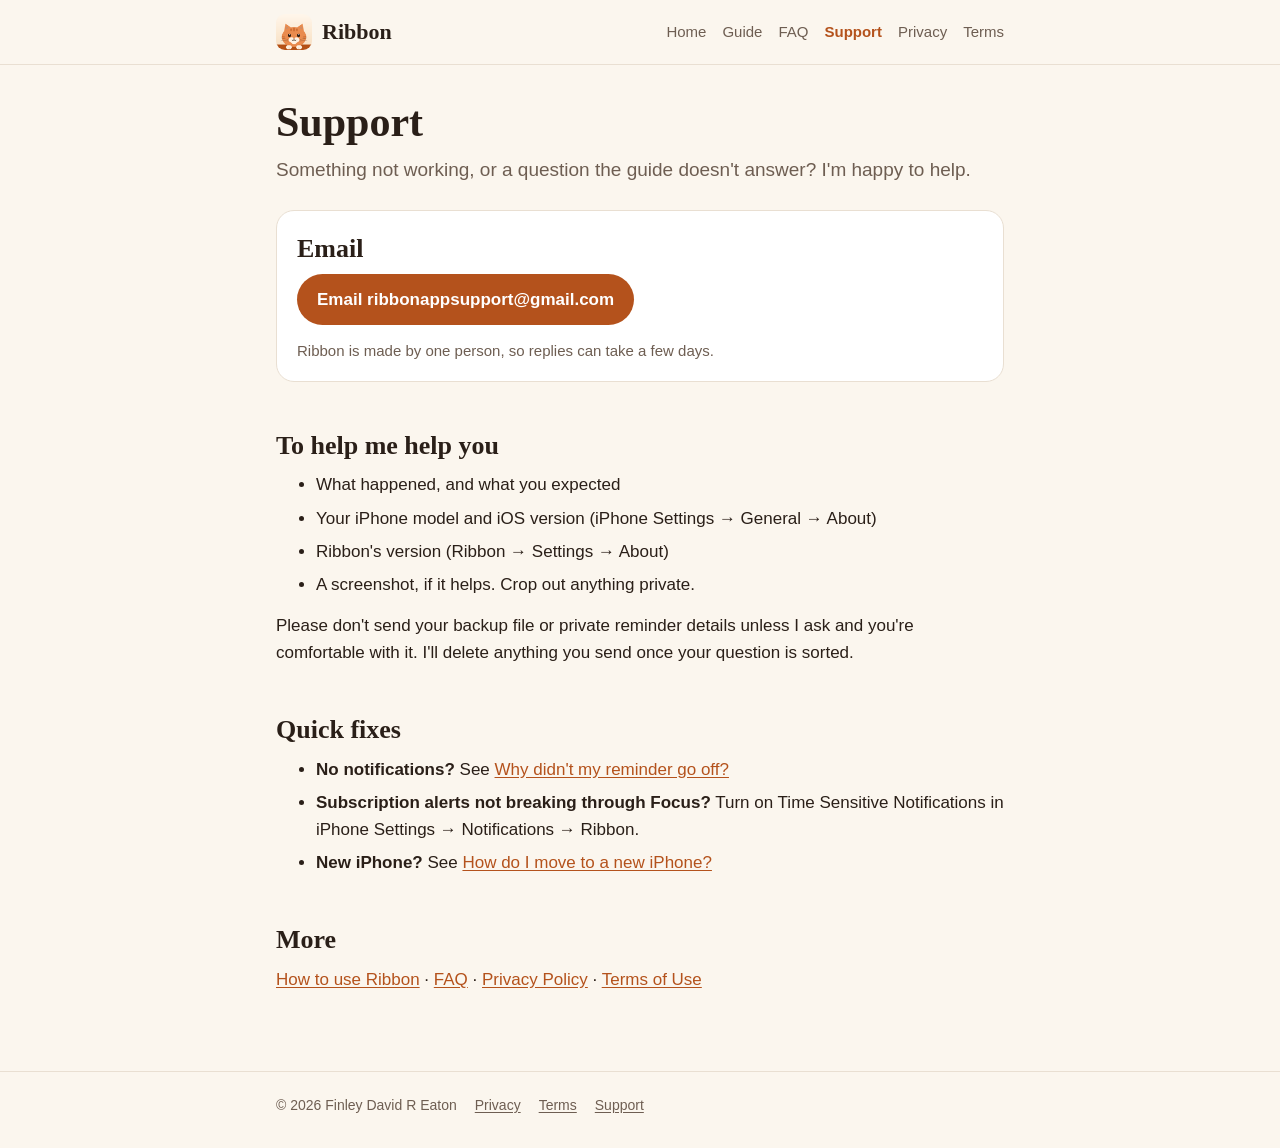
<file: support.html>
<!doctype html>
<html lang="en-GB">
<head>
  <meta charset="utf-8">
  <meta name="viewport" content="width=device-width, initial-scale=1">
  <title>Ribbon Support</title>
  <meta name="description" content="Get help with Ribbon.">
  <meta name="referrer" content="no-referrer">
  <link rel="icon" href="assets/favicon.png" type="image/png">
  <link rel="apple-touch-icon" href="assets/apple-touch-icon.png">
  <link rel="stylesheet" href="assets/style.css">
</head>
<body>
  <a class="skip" href="#main">Skip to content</a>
  <header class="site">
    <div class="wrap">
      <a class="brand" href="index.html"><img src="assets/favicon.png" alt="" width="36" height="36">Ribbon</a>
      <nav class="site" aria-label="Main">
      <a href="index.html">Home</a>
      <a href="guide.html">Guide</a>
      <a href="faq.html">FAQ</a>
      <a href="support.html" aria-current="page">Support</a>
      <a href="privacy.html">Privacy</a>
      <a href="terms.html">Terms</a>
      </nav>
    </div>
  </header>
  <main id="main" class="wrap">
<h1>Support</h1>
<p class="lede">Something not working, or a question the guide doesn't answer? I'm happy to help.</p>

<div class="card">
  <h2 style="margin-top:0">Email</h2>
  <p><a class="button" href="mailto:ribbonappsupport@gmail.com?subject=Ribbon%20support">Email ribbonappsupport@gmail.com</a></p>
  <p class="meta">Ribbon is made by one person, so replies can take a few days.</p>
</div>

<h2>To help me help you</h2>
<ul>
  <li>What happened, and what you expected</li>
  <li>Your iPhone model and iOS version (iPhone Settings → General → About)</li>
  <li>Ribbon's version (Ribbon → Settings → About)</li>
  <li>A screenshot, if it helps. Crop out anything private.</li>
</ul>
<p>Please don't send your backup file or private reminder details unless I ask and you're comfortable with it. I'll delete anything you send once your question is sorted.</p>

<h2>Quick fixes</h2>
<ul>
  <li><strong>No notifications?</strong> See <a href="faq.html">Why didn't my reminder go off?</a></li>
  <li><strong>Subscription alerts not breaking through Focus?</strong> Turn on Time Sensitive Notifications in iPhone Settings → Notifications → Ribbon.</li>
  <li><strong>New iPhone?</strong> See <a href="faq.html">How do I move to a new iPhone?</a></li>
</ul>

<h2>More</h2>
<p><a href="guide.html">How to use Ribbon</a> · <a href="faq.html">FAQ</a> · <a href="privacy.html">Privacy Policy</a> · <a href="terms.html">Terms of Use</a></p>

  </main>
  <footer class="site">
    <div class="wrap">
      <span>© 2026 Finley David R Eaton</span>
      <a href="privacy.html">Privacy</a>
      <a href="terms.html">Terms</a>
      <a href="support.html">Support</a>
    </div>
  </footer>
</body>
</html>
</file>
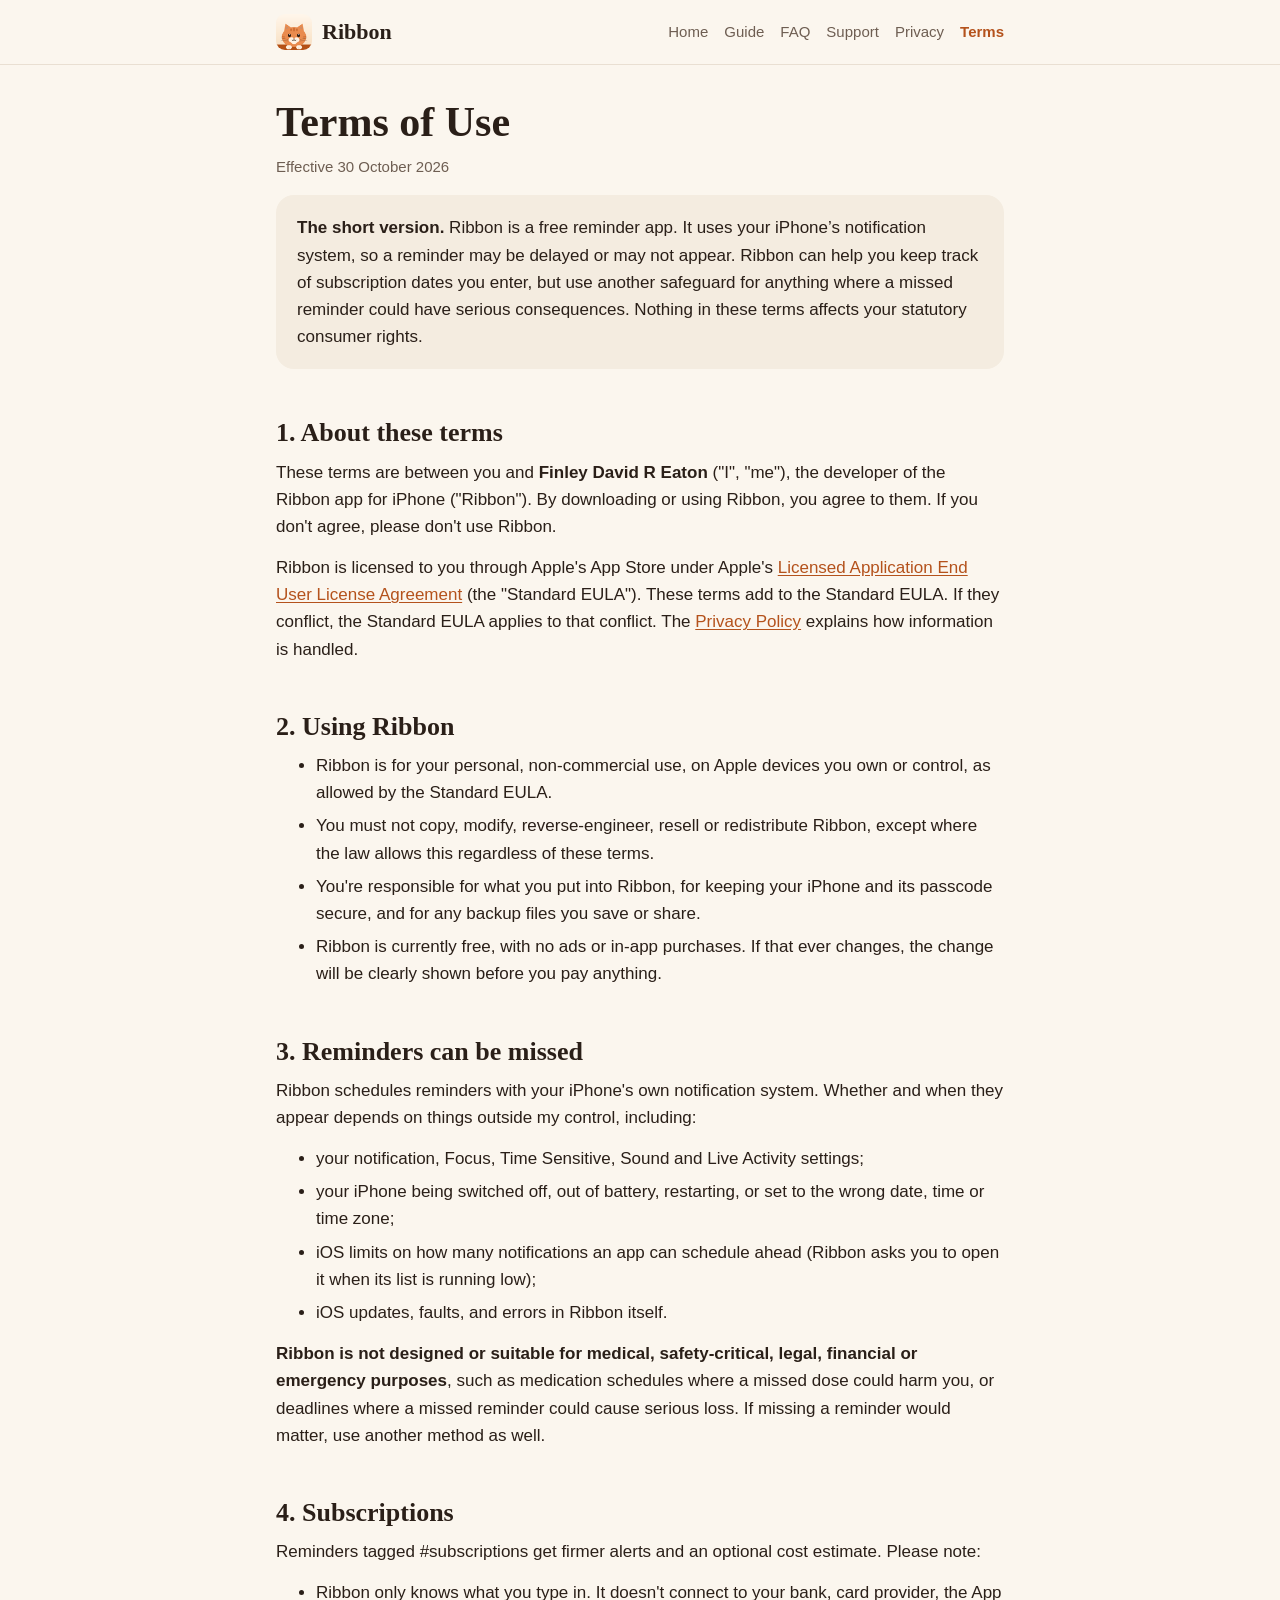
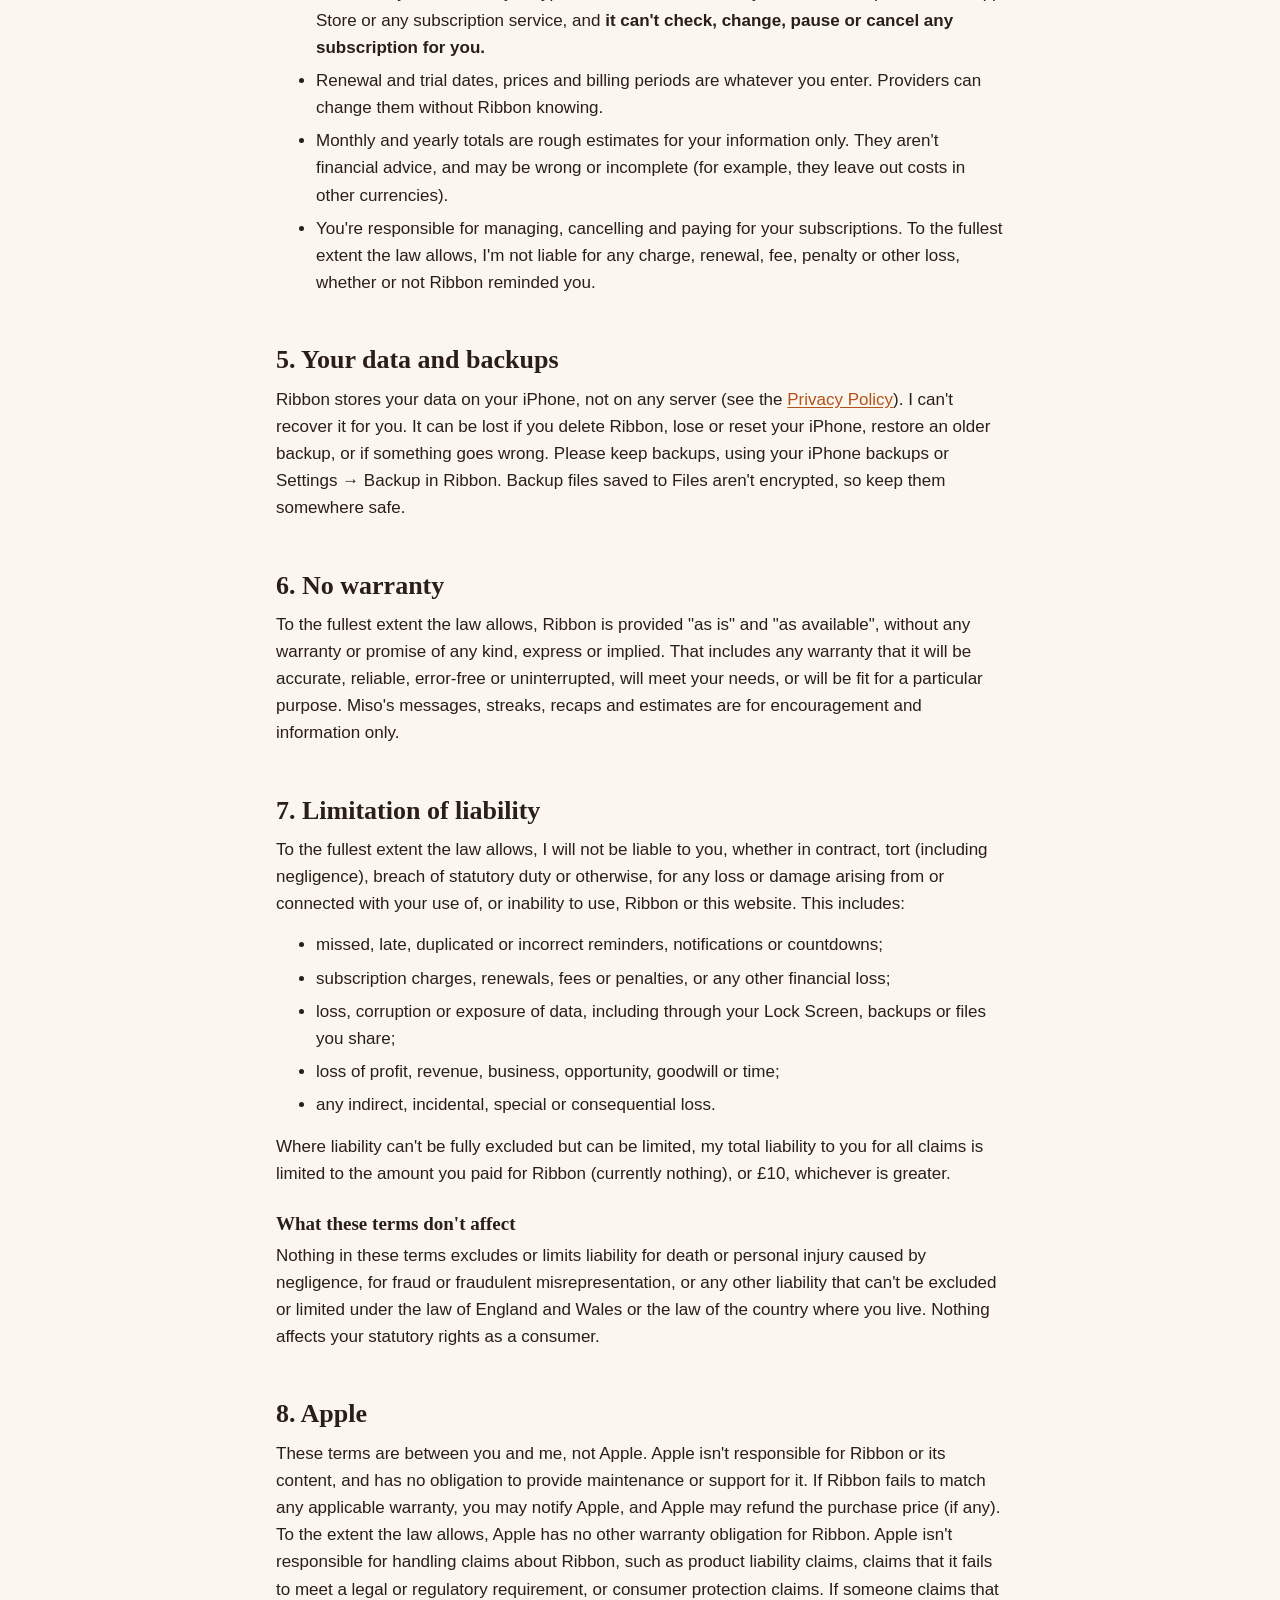
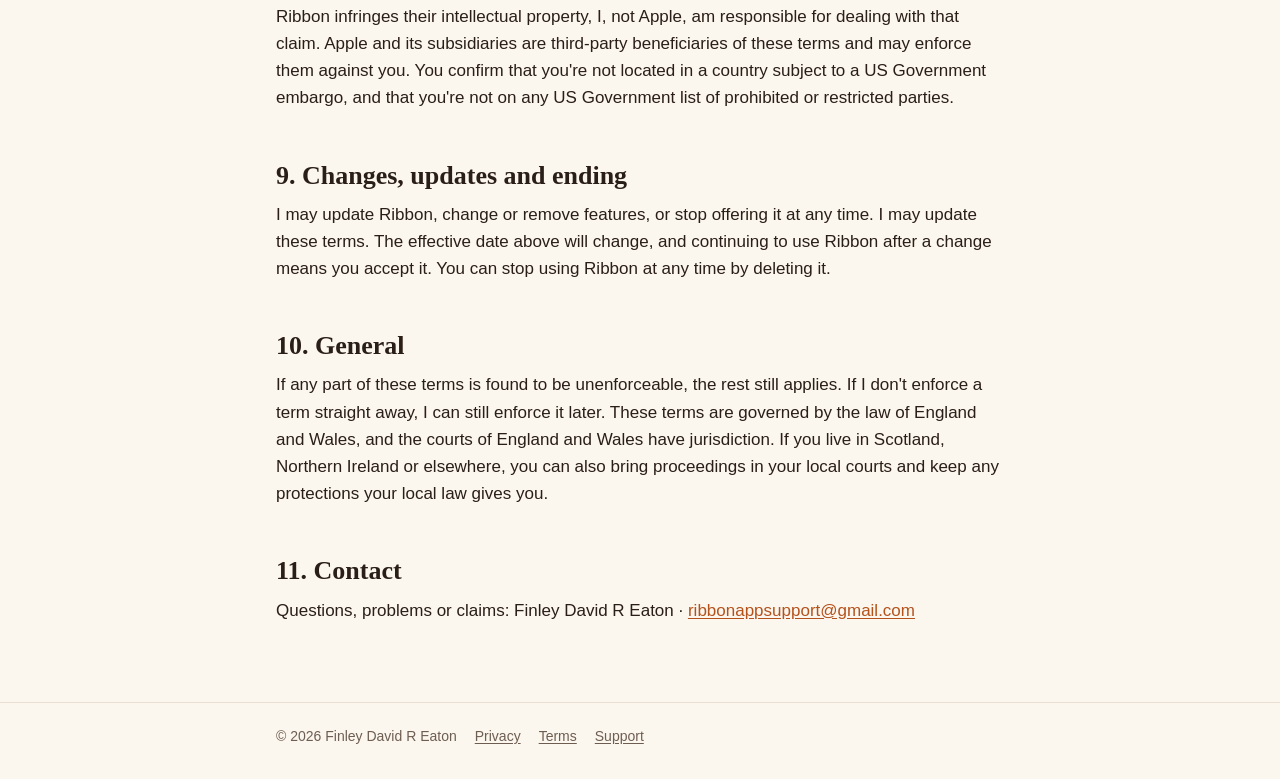
<file: terms.html>
<!doctype html>
<html lang="en-GB">
<head>
  <meta charset="utf-8">
  <meta name="viewport" content="width=device-width, initial-scale=1">
  <title>Ribbon Terms of Use</title>
  <meta name="description" content="The terms for using Ribbon.">
  <meta name="referrer" content="no-referrer">
  <link rel="icon" href="assets/favicon.png" type="image/png">
  <link rel="apple-touch-icon" href="assets/apple-touch-icon.png">
  <link rel="stylesheet" href="assets/style.css">
</head>
<body>
  <a class="skip" href="#main">Skip to content</a>
  <header class="site">
    <div class="wrap">
      <a class="brand" href="index.html"><img src="assets/favicon.png" alt="" width="36" height="36">Ribbon</a>
      <nav class="site" aria-label="Main">
      <a href="index.html">Home</a>
      <a href="guide.html">Guide</a>
      <a href="faq.html">FAQ</a>
      <a href="support.html">Support</a>
      <a href="privacy.html">Privacy</a>
      <a href="terms.html" aria-current="page">Terms</a>
      </nav>
    </div>
  </header>
  <main id="main" class="wrap">
<h1>Terms of Use</h1>
<p class="meta">Effective 30 October 2026</p>

<div class="card note">
  <p><strong>The short version.</strong> Ribbon is a free reminder app. It uses your iPhone’s notification system, so a reminder may be delayed or may not appear. Ribbon can help you keep track of subscription dates you enter, but use another safeguard for anything where a missed reminder could have serious consequences. Nothing in these terms affects your statutory consumer rights.</p>
</div>

<h2>1. About these terms</h2>
<p>These terms are between you and <strong>Finley David R Eaton</strong> ("I", "me"), the developer of the Ribbon app for iPhone ("Ribbon"). By downloading or using Ribbon, you agree to them. If you don't agree, please don't use Ribbon.</p>
<p>Ribbon is licensed to you through Apple's App Store under Apple's <a href="https://www.apple.com/legal/internet-services/itunes/dev/stdeula/">Licensed Application End User License Agreement</a> (the "Standard EULA"). These terms add to the Standard EULA. If they conflict, the Standard EULA applies to that conflict. The <a href="privacy.html">Privacy Policy</a> explains how information is handled.</p>

<h2>2. Using Ribbon</h2>
<ul>
  <li>Ribbon is for your personal, non-commercial use, on Apple devices you own or control, as allowed by the Standard EULA.</li>
  <li>You must not copy, modify, reverse-engineer, resell or redistribute Ribbon, except where the law allows this regardless of these terms.</li>
  <li>You're responsible for what you put into Ribbon, for keeping your iPhone and its passcode secure, and for any backup files you save or share.</li>
  <li>Ribbon is currently free, with no ads or in-app purchases. If that ever changes, the change will be clearly shown before you pay anything.</li>
</ul>

<h2>3. Reminders can be missed</h2>
<p>Ribbon schedules reminders with your iPhone's own notification system. Whether and when they appear depends on things outside my control, including:</p>
<ul>
  <li>your notification, Focus, Time Sensitive, Sound and Live Activity settings;</li>
  <li>your iPhone being switched off, out of battery, restarting, or set to the wrong date, time or time zone;</li>
  <li>iOS limits on how many notifications an app can schedule ahead (Ribbon asks you to open it when its list is running low);</li>
  <li>iOS updates, faults, and errors in Ribbon itself.</li>
</ul>
<p><strong>Ribbon is not designed or suitable for medical, safety-critical, legal, financial or emergency purposes</strong>, such as medication schedules where a missed dose could harm you, or deadlines where a missed reminder could cause serious loss. If missing a reminder would matter, use another method as well.</p>

<h2>4. Subscriptions</h2>
<p>Reminders tagged #subscriptions get firmer alerts and an optional cost estimate. Please note:</p>
<ul>
  <li>Ribbon only knows what you type in. It doesn't connect to your bank, card provider, the App Store or any subscription service, and <strong>it can't check, change, pause or cancel any subscription for you.</strong></li>
  <li>Renewal and trial dates, prices and billing periods are whatever you enter. Providers can change them without Ribbon knowing.</li>
  <li>Monthly and yearly totals are rough estimates for your information only. They aren't financial advice, and may be wrong or incomplete (for example, they leave out costs in other currencies).</li>
  <li>You're responsible for managing, cancelling and paying for your subscriptions. To the fullest extent the law allows, I'm not liable for any charge, renewal, fee, penalty or other loss, whether or not Ribbon reminded you.</li>
</ul>

<h2>5. Your data and backups</h2>
<p>Ribbon stores your data on your iPhone, not on any server (see the <a href="privacy.html">Privacy Policy</a>). I can't recover it for you. It can be lost if you delete Ribbon, lose or reset your iPhone, restore an older backup, or if something goes wrong. Please keep backups, using your iPhone backups or Settings → Backup in Ribbon. Backup files saved to Files aren't encrypted, so keep them somewhere safe.</p>

<h2>6. No warranty</h2>
<p>To the fullest extent the law allows, Ribbon is provided "as is" and "as available", without any warranty or promise of any kind, express or implied. That includes any warranty that it will be accurate, reliable, error-free or uninterrupted, will meet your needs, or will be fit for a particular purpose. Miso's messages, streaks, recaps and estimates are for encouragement and information only.</p>

<h2>7. Limitation of liability</h2>
<p>To the fullest extent the law allows, I will not be liable to you, whether in contract, tort (including negligence), breach of statutory duty or otherwise, for any loss or damage arising from or connected with your use of, or inability to use, Ribbon or this website. This includes:</p>
<ul>
  <li>missed, late, duplicated or incorrect reminders, notifications or countdowns;</li>
  <li>subscription charges, renewals, fees or penalties, or any other financial loss;</li>
  <li>loss, corruption or exposure of data, including through your Lock Screen, backups or files you share;</li>
  <li>loss of profit, revenue, business, opportunity, goodwill or time;</li>
  <li>any indirect, incidental, special or consequential loss.</li>
</ul>
<p>Where liability can't be fully excluded but can be limited, my total liability to you for all claims is limited to the amount you paid for Ribbon (currently nothing), or £10, whichever is greater.</p>
<h3>What these terms don't affect</h3>
<p>Nothing in these terms excludes or limits liability for death or personal injury caused by negligence, for fraud or fraudulent misrepresentation, or any other liability that can't be excluded or limited under the law of England and Wales or the law of the country where you live. Nothing affects your statutory rights as a consumer.</p>

<h2>8. Apple</h2>
<p>These terms are between you and me, not Apple. Apple isn't responsible for Ribbon or its content, and has no obligation to provide maintenance or support for it. If Ribbon fails to match any applicable warranty, you may notify Apple, and Apple may refund the purchase price (if any). To the extent the law allows, Apple has no other warranty obligation for Ribbon. Apple isn't responsible for handling claims about Ribbon, such as product liability claims, claims that it fails to meet a legal or regulatory requirement, or consumer protection claims. If someone claims that Ribbon infringes their intellectual property, I, not Apple, am responsible for dealing with that claim. Apple and its subsidiaries are third-party beneficiaries of these terms and may enforce them against you. You confirm that you're not located in a country subject to a US Government embargo, and that you're not on any US Government list of prohibited or restricted parties.</p>

<h2>9. Changes, updates and ending</h2>
<p>I may update Ribbon, change or remove features, or stop offering it at any time. I may update these terms. The effective date above will change, and continuing to use Ribbon after a change means you accept it. You can stop using Ribbon at any time by deleting it.</p>

<h2>10. General</h2>
<p>If any part of these terms is found to be unenforceable, the rest still applies. If I don't enforce a term straight away, I can still enforce it later. These terms are governed by the law of England and Wales, and the courts of England and Wales have jurisdiction. If you live in Scotland, Northern Ireland or elsewhere, you can also bring proceedings in your local courts and keep any protections your local law gives you.</p>

<h2>11. Contact</h2>
<p>Questions, problems or claims: Finley David R Eaton · <a href="mailto:ribbonappsupport@gmail.com">ribbonappsupport@gmail.com</a></p>

  </main>
  <footer class="site">
    <div class="wrap">
      <span>© 2026 Finley David R Eaton</span>
      <a href="privacy.html">Privacy</a>
      <a href="terms.html">Terms</a>
      <a href="support.html">Support</a>
    </div>
  </footer>
</body>
</html>
</file>
<file: assets/style.css>
/* Ribbon website. Colours match the app's Palette (Theme.swift). No web fonts, no scripts. */
:root {
  --paper: #FBF6EE;
  --card: #FFFFFF;
  --raised: #F4ECE0;
  --ink: #2A1F18;
  --ink-soft: #6E5E52;
  --hairline: #E9DFD2;
  --accent: #B4521C;
  --accent-ink: #FFFFFF;
  --serif: ui-serif, "New York", Georgia, "Times New Roman", serif;
  --sans: -apple-system, BlinkMacSystemFont, "SF Pro Text", "Segoe UI", Roboto, Helvetica, Arial, sans-serif;
  color-scheme: light dark;
}
@media (prefers-color-scheme: dark) {
  :root:not([data-theme="light"]) {
    --paper: #16120F;
    --card: #221C18;
    --raised: #2C251F;
    --ink: #F5EDE3;
    --ink-soft: #B9AA9C;
    --hairline: #3A3129;
    --accent: #F0915A;
    --accent-ink: #16120F;
  }
}
:root[data-theme="dark"] {
  --paper: #16120F; --card: #221C18; --raised: #2C251F; --ink: #F5EDE3;
  --ink-soft: #B9AA9C; --hairline: #3A3129; --accent: #F0915A; --accent-ink: #16120F;
}

* { box-sizing: border-box; }
html { -webkit-text-size-adjust: 100%; }
body {
  margin: 0;
  background: var(--paper);
  color: var(--ink);
  font: 17px/1.6 var(--sans);
}
a { color: var(--accent); text-underline-offset: 2px; }
a:focus-visible { outline: 2px solid var(--accent); outline-offset: 3px; border-radius: 4px; }

.skip { position: absolute; left: -9999px; }
.skip:focus { left: 16px; top: 16px; background: var(--card); padding: 8px 12px; border-radius: 8px; z-index: 2; }

header.site {
  border-bottom: 1px solid var(--hairline);
  background: var(--paper);
}
header.site .wrap { display: flex; flex-wrap: wrap; align-items: center; gap: 8px 20px; padding-top: 14px; padding-bottom: 14px; }
.brand { display: flex; align-items: center; gap: 10px; color: var(--ink); text-decoration: none; font: 600 22px/1 var(--serif); }
.brand img { width: 36px; height: 36px; border-radius: 9px; }
nav.site { display: flex; flex-wrap: wrap; gap: 4px 16px; margin-left: auto; }
nav.site a { color: var(--ink-soft); text-decoration: none; font-size: 15px; padding: 6px 0; }
nav.site a:hover, nav.site a[aria-current="page"] { color: var(--accent); }
nav.site a[aria-current="page"] { font-weight: 600; }

.wrap { max-width: 760px; margin: 0 auto; padding-left: 16px; padding-right: 16px; }
main { padding-top: 32px; padding-bottom: 64px; }

h1, h2, h3 { font-family: var(--serif); line-height: 1.2; color: var(--ink); }
h1 { font-size: clamp(30px, 6vw, 42px); margin: 0 0 8px; }
h2 { font-size: 26px; margin: 44px 0 10px; padding-top: 4px; }
h3 { font-size: 19px; margin: 26px 0 6px; }
p, ul, ol { margin: 0 0 14px; }
li { margin-bottom: 6px; }
.lede { font-size: 19px; color: var(--ink-soft); margin-bottom: 24px; }
.meta { color: var(--ink-soft); font-size: 15px; }
strong { font-weight: 600; }
code, kbd { font: 15px ui-monospace, "SF Mono", Menlo, monospace; background: var(--raised); padding: 1px 5px; border-radius: 5px; }

.card {
  background: var(--card);
  border: 1px solid var(--hairline);
  border-radius: 18px;
  padding: 18px 20px;
  margin: 16px 0;
}
.card > :last-child { margin-bottom: 0; }
.note { background: var(--raised); border-color: transparent; }

.hero { display: flex; align-items: center; gap: 22px; margin-bottom: 8px; }
.hero img { width: 104px; height: 104px; border-radius: 24px; flex: none; box-shadow: 0 6px 20px rgba(42, 31, 24, 0.15); }
.hero h1 { margin: 0; }
.hero p { margin: 4px 0 0; color: var(--ink-soft); font-size: 19px; }
@media (max-width: 480px) {
  .hero { flex-direction: column; align-items: flex-start; gap: 14px; }
  .hero img { width: 84px; height: 84px; border-radius: 19px; }
}
.icon-dark { display: none; }
@media (prefers-color-scheme: dark) { .icon-light { display: none; } .icon-dark { display: block; } }

.grid { display: grid; grid-template-columns: repeat(auto-fit, minmax(210px, 1fr)); gap: 12px; margin: 20px 0; }
.grid .card { margin: 0; }
.grid h3 { margin-top: 0; }
.grid p { color: var(--ink-soft); font-size: 15px; }

.button {
  display: inline-block; background: var(--accent); color: var(--accent-ink);
  padding: 12px 20px; border-radius: 999px; text-decoration: none; font-weight: 600; min-height: 44px;
}

.toc { columns: 2 220px; padding-left: 20px; }
.toc li { break-inside: avoid; }

details { border-bottom: 1px solid var(--hairline); padding: 4px 0; }
details summary {
  cursor: pointer; font-weight: 600; padding: 10px 0; list-style-position: outside; margin-left: 18px; min-height: 44px;
}
details summary:focus-visible { outline: 2px solid var(--accent); outline-offset: 2px; border-radius: 4px; }
details > div { padding: 0 0 12px 18px; color: var(--ink); }
details > div > :last-child { margin-bottom: 0; }

table { width: 100%; border-collapse: collapse; margin: 12px 0 18px; font-size: 15px; }
th, td { text-align: left; vertical-align: top; padding: 10px 8px; border-bottom: 1px solid var(--hairline); }
th { color: var(--ink-soft); font-weight: 600; }
.table-scroll { overflow-x: auto; }

footer.site { border-top: 1px solid var(--hairline); color: var(--ink-soft); font-size: 14px; }
footer.site .wrap { padding-top: 22px; padding-bottom: 32px; display: flex; flex-wrap: wrap; gap: 6px 18px; }
footer.site a { color: var(--ink-soft); }
</file>
